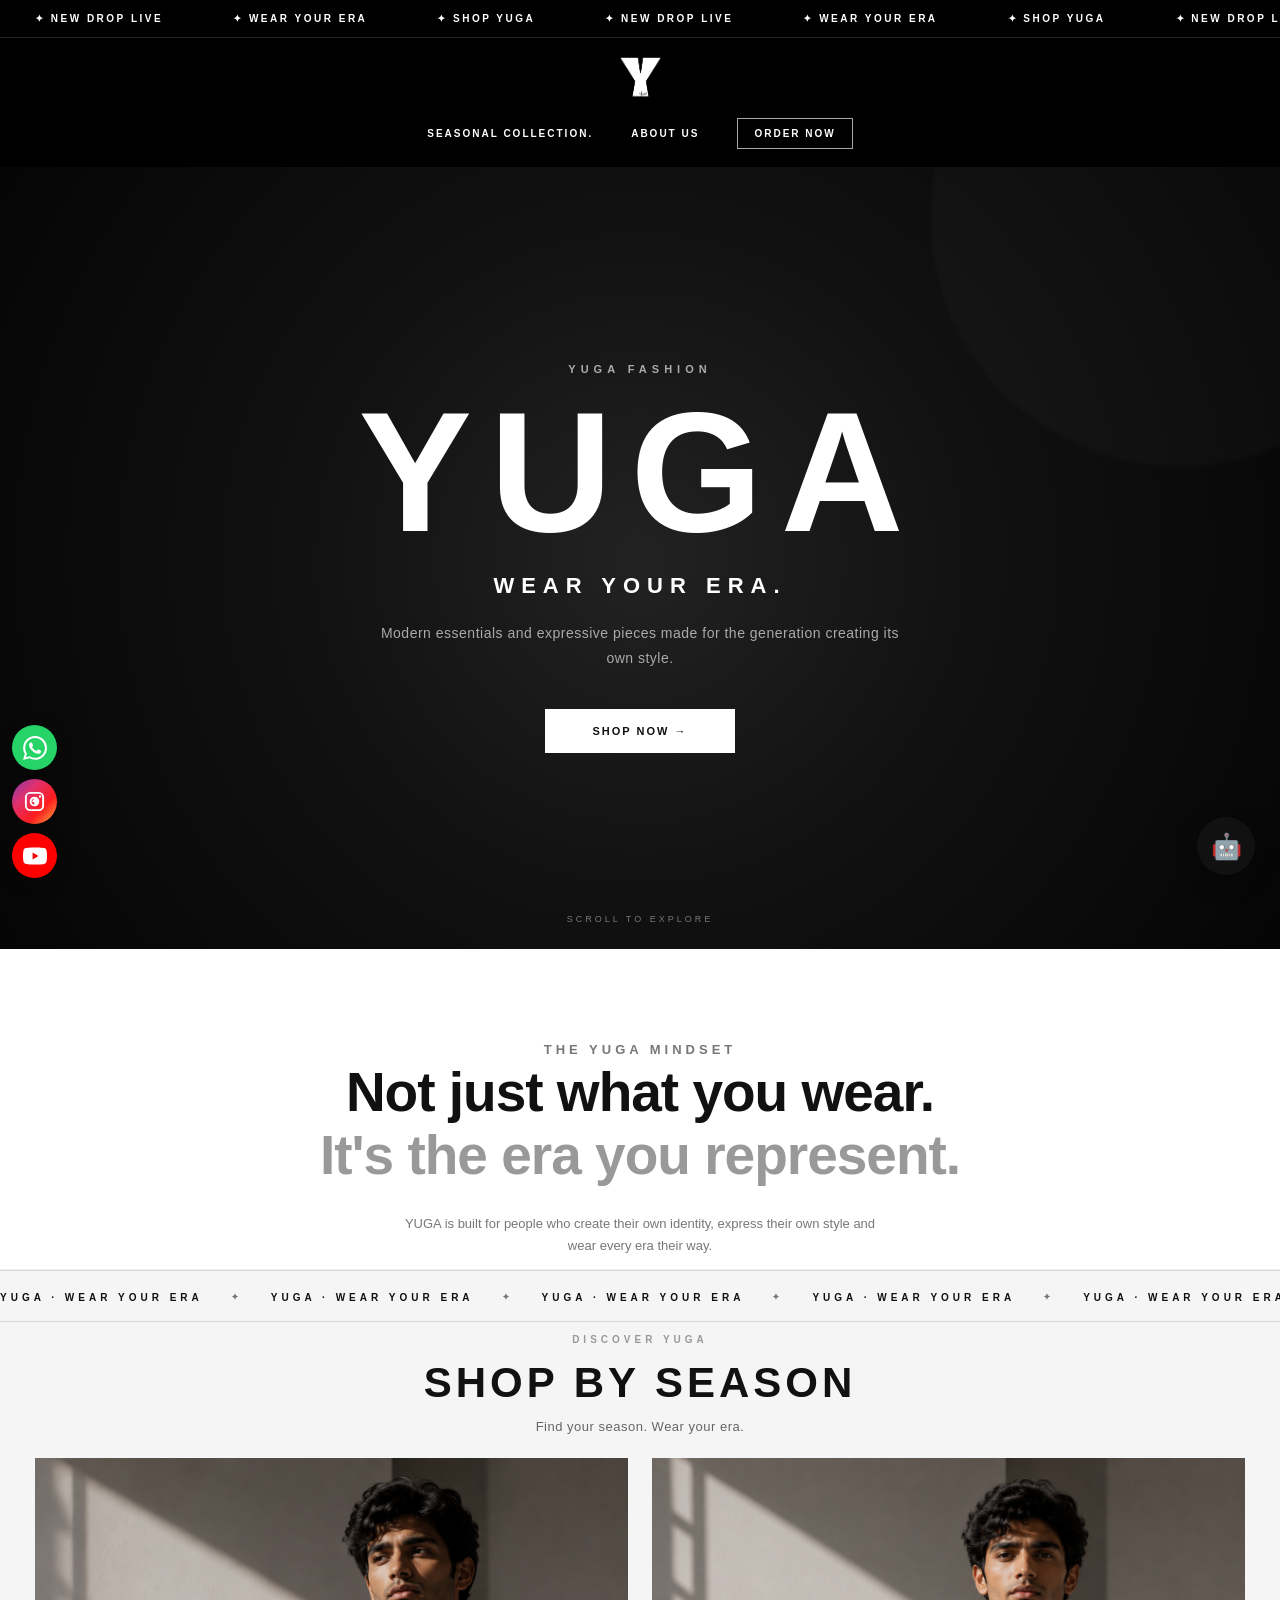
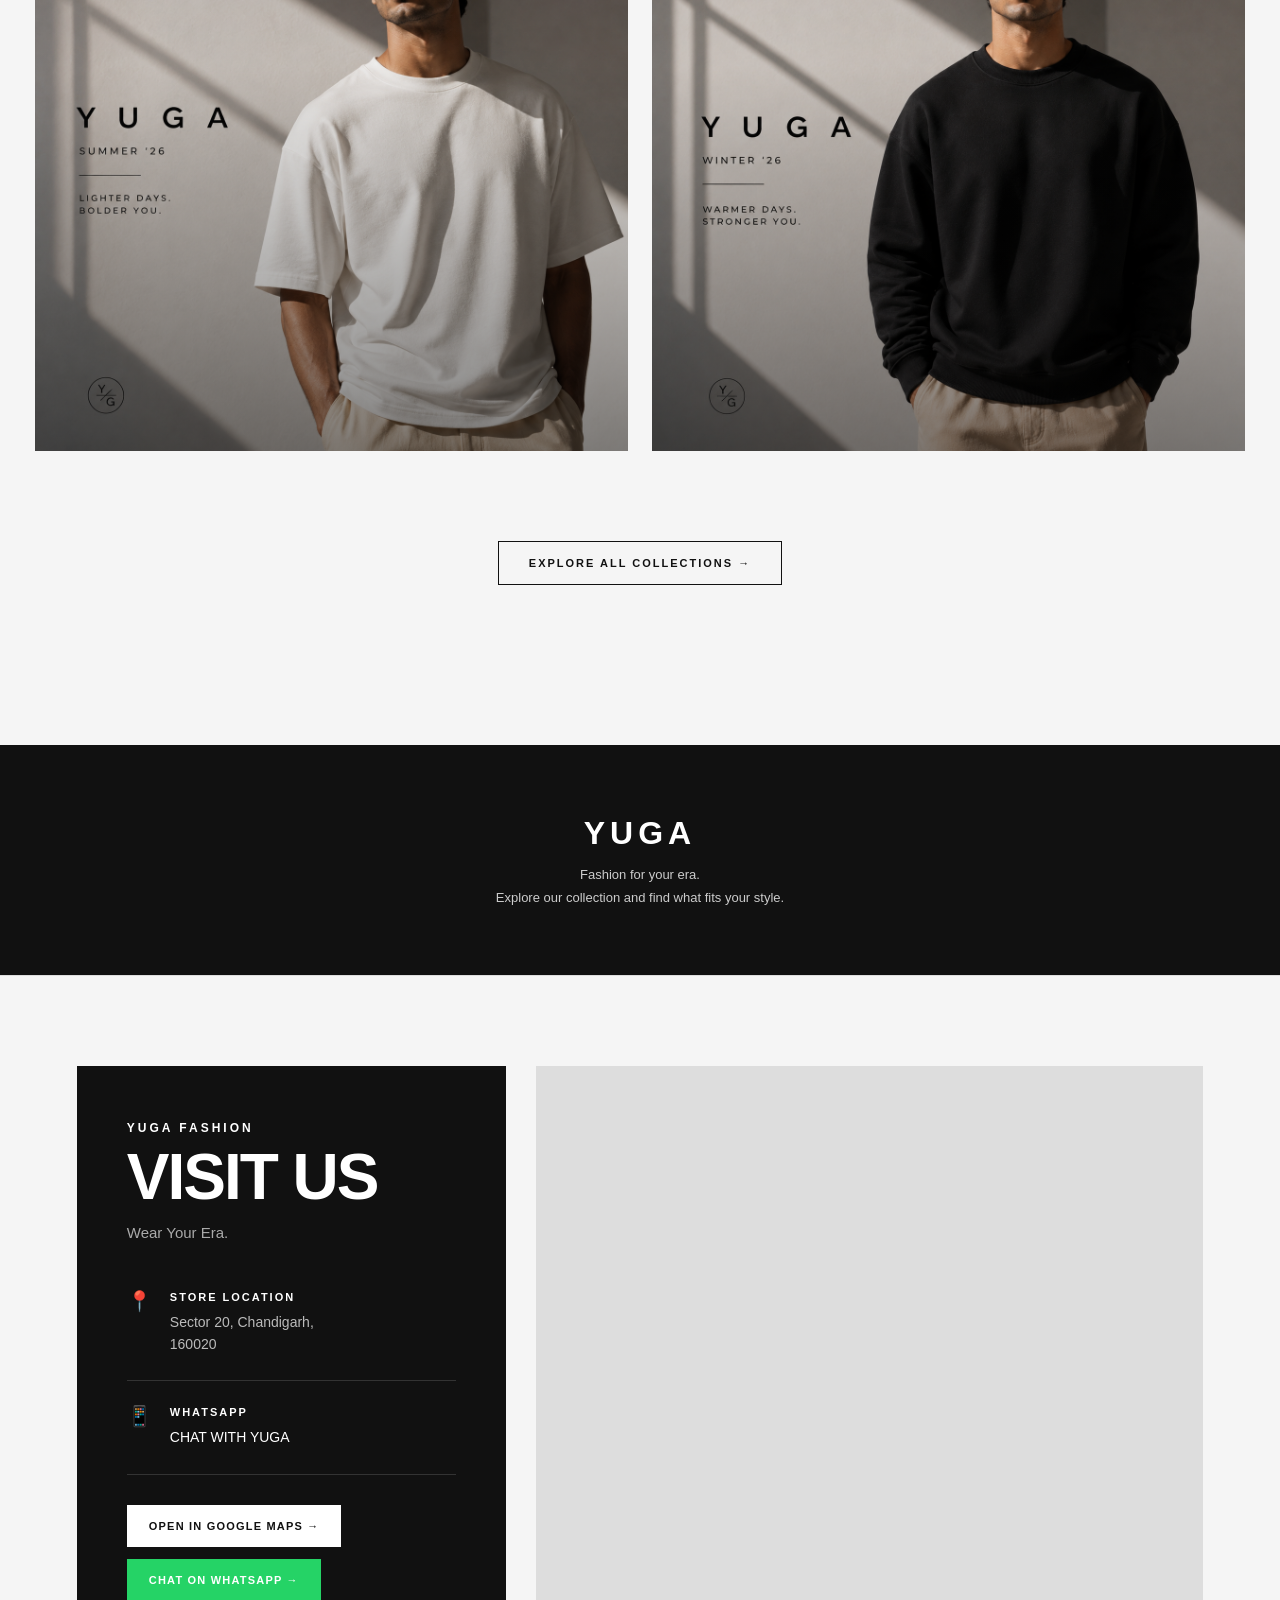
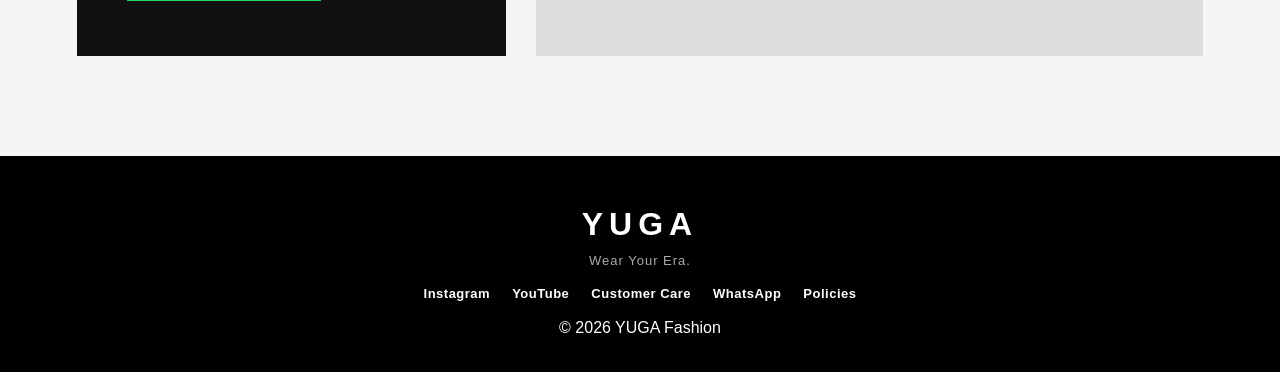
<file: index.html>
<!DOCTYPE html>
<html lang="en">

<head>

    <meta charset="UTF-8">

    <meta
        name="viewport"
        content="width=device-width, initial-scale=1.0"
    >

    <title>YUGA Fashion | Wear Your Era</title>

    <link
        rel="icon"
        type="image/png"
        href="Y Falvion.png"
    >

    <link
        rel="stylesheet"
        href="style.css"
    >

    <style>

        /* =====================================================
           INDEX PAGE ONLY - MOBILE + COLLECTION FIXES
        ====================================================== */

        .announcement-track {
            flex-shrink: 0;
        }


        /* =====================================================
           HERO MOBILE FIX
        ====================================================== */

        .hero-premium h1 {
            max-width: 100%;
            overflow: visible;
        }


        /* =====================================================
           YUGA TOP NAVIGATION
        ====================================================== */

        .yuga-main-nav {

            display: flex;

            align-items: center;

            justify-content: center;

            gap: 38px;

            padding: 0 20px 18px;

            background: #000;

        }


        .yuga-main-nav a {

            color: #fff;

            text-decoration: none;

            font-size: 10px;

            font-weight: 700;

            letter-spacing: 2px;

            text-transform: uppercase;

            position: relative;

            transition:
                opacity 0.25s ease,
                transform 0.25s ease;

        }


        .yuga-main-nav a::after {

            content: "";

            position: absolute;

            left: 0;

            bottom: -6px;

            width: 0;

            height: 1px;

            background: #fff;

            transition:
                width 0.25s ease;

        }


        .yuga-main-nav a:hover {

            opacity: 0.7;

            transform: translateY(-1px);

        }


        .yuga-main-nav a:hover::after {

            width: 100%;

        }


        .yuga-main-nav .nav-order {

            padding:
                9px 16px;

            border:
                1px solid rgba(255,255,255,0.65);

        }


        .yuga-main-nav .nav-order::after {

            display: none;

        }


        .yuga-main-nav .nav-order:hover {

            background: #fff;

            color: #000;

            opacity: 1;

        }


        /* =====================================================
           HERO MOBILE FIX
        ====================================================== */

        @media (max-width: 800px) {

            .hero-premium {

                min-height:
                    calc(100svh - 145px);

                padding:
                    60px 15px 80px;

            }

            .hero-premium-content {

                width: 100%;

                max-width: 100%;

            }

            .hero-premium h1 {

                font-size:
                    clamp(58px, 19vw, 100px);

                letter-spacing:
                    clamp(3px, 2vw, 9px);

                line-height: 0.9;

                white-space: nowrap;

            }

            .hero-tagline {

                letter-spacing: 3px;

            }

            .hero-description {

                max-width: 500px;

                padding: 0 10px;

            }


            /* =================================================
               MOBILE NAV - INCREASED SIZE
            ================================================== */

            .yuga-main-nav {

                gap: 18px;

                padding:
                    0 12px 16px;

                flex-wrap: wrap;

            }


            .yuga-main-nav a {

                font-size: 10px;

                letter-spacing: 1.4px;

                white-space: nowrap;

            }


            .yuga-main-nav .nav-order {

                padding:
                    8px 12px;

            }

        }


        /* =====================================================
           SMALLER PHONES
        ====================================================== */

        @media (max-width: 500px) {

            .hero-premium {

                min-height:
                    calc(100svh - 140px);

                padding:
                    50px 15px 75px;

            }

            .hero-premium h1 {

                font-size:
                    clamp(52px, 18vw, 72px);

                letter-spacing: 4px;

                line-height: 0.95;

            }

            .hero-eyebrow {

                font-size: 8px;

                letter-spacing: 3px;

                margin-bottom: 18px;

            }

            .hero-tagline {

                font-size: 11px;

                letter-spacing: 2.5px;

                margin-top: 22px;

            }

            .hero-description {

                font-size: 11px;

                line-height: 1.7;

                max-width: 320px;

                margin-top: 17px;

            }

            .hero-shop-button {

                width: 100%;

                max-width: 270px;

                margin-top: 28px;

            }

            .hero-scroll {

                bottom: 18px;

                font-size: 8px;

                letter-spacing: 2px;

            }


            /* =================================================
               SMALL MOBILE NAV - BIGGER + READABLE
            ================================================== */

            .yuga-main-nav {

                gap: 13px;

                padding:
                    0 8px 14px;

                flex-wrap: wrap;

            }


            .yuga-main-nav a {

                font-size: 9px;

                letter-spacing: 1px;

                font-weight: 800;

            }


            .yuga-main-nav .nav-order {

                padding:
                    7px 10px;

                font-size: 9px;

            }

        }


        /* =====================================================
           VERY SMALL PHONES
        ====================================================== */

        @media (max-width: 380px) {

            .hero-premium h1 {

                font-size: 50px;

                letter-spacing: 3px;

            }

            .hero-tagline {

                font-size: 10px;

                letter-spacing: 2px;

            }


            /* KEEP NAV READABLE ON VERY SMALL PHONES */

            .yuga-main-nav {

                gap: 9px;

                padding:
                    0 6px 12px;

            }

            .yuga-main-nav a {

                font-size: 8px;

                letter-spacing: 0.7px;

                font-weight: 800;

            }

            .yuga-main-nav .nav-order {

                padding:
                    6px 8px;

                font-size: 8px;

            }

        }


        /* =====================================================
           FLOATING SOCIAL BUTTONS
        ====================================================== */

        .floating-social {

            position: fixed;

            left: 12px;

            bottom: 22px;

            display: flex;

            flex-direction: column;

            gap: 9px;

            z-index: 9998;

        }


        .floating-social-link {

            width: 45px;

            height: 45px;

            border-radius: 50%;

            display: flex;

            align-items: center;

            justify-content: center;

            text-decoration: none;

            box-shadow:
                0 5px 18px rgba(0, 0, 0, 0.28);

            transition:
                transform 0.25s ease,
                box-shadow 0.25s ease;

            -webkit-tap-highlight-color: transparent;

        }


        /* =====================================================
           WHATSAPP
        ====================================================== */

        .whatsapp-float {

            background: #25D366;

        }


        .whatsapp-float svg {

            width: 24px;

            height: 24px;

            fill: white;

        }


        /* =====================================================
           INSTAGRAM
        ====================================================== */

        .instagram-float {

            background:
                linear-gradient(
                    135deg,
                    #833AB4,
                    #E1306C,
                    #FD1D1D,
                    #FCAF45
                );

        }


        .instagram-float svg {

            width: 23px;

            height: 23px;

            fill: white;

        }


        /* =====================================================
           YOUTUBE
        ====================================================== */

        .youtube-float {

            background: #FF0000;

        }


        .youtube-float svg {

            width: 24px;

            height: 24px;

            fill: white;

        }


        /* =====================================================
           HOVER
        ====================================================== */

        .floating-social-link:hover {

            transform: scale(1.12);

            box-shadow:
                0 8px 24px rgba(0, 0, 0, 0.35);

        }


        /* =====================================================
           MOBILE SIZE
        ====================================================== */

        @media (max-width: 550px) {

            .floating-social {

                left: 10px;

                bottom: 18px;

                gap: 8px;

            }

            .floating-social-link {

                width: 42px;

                height: 42px;

            }

            .whatsapp-float svg {

                width: 22px;

                height: 22px;

            }

            .instagram-float svg {

                width: 21px;

                height: 21px;

            }

            .youtube-float svg {

                width: 22px;

                height: 22px;

            }

        }


        /* =====================================================
           VERY SMALL PHONES
        ====================================================== */

        @media (max-width: 380px) {

            .floating-social {

                left: 8px;

                bottom: 15px;

            }

            .floating-social-link {

                width: 38px;

                height: 38px;

            }

            .whatsapp-float svg {

                width: 20px;

                height: 20px;

            }

            .instagram-float svg {

                width: 19px;

                height: 19px;

            }

            .youtube-float svg {

                width: 20px;

                height: 20px;

            }

        }


        /* =====================================================
           COLLECTION LAYOUT
        ====================================================== */

        .collection-showcase {

            display: grid !important;

            grid-template-columns:
                repeat(2, minmax(0, 1fr)) !important;

            gap: 24px !important;

            width: 100%;

            max-width: 1500px;

            margin: 0 auto;

        }


        /* =====================================================
           COLLECTION PANELS
           IMPORTANT:
           HEIGHT IS AUTO SO THE ORIGINAL IMAGE RATIO
           IS ALWAYS PRESERVED.
        ====================================================== */

        .collection-showcase .collection-panel {

            position: relative;

            width: 100%;

            height: auto !important;

            min-height: 0 !important;

            overflow: hidden;

            display: block;

            text-decoration: none;

            color: #fff;

        }


        /* =====================================================
           SEASON IMAGES
           SHOW ENTIRE IMAGE — NO CROPPING
        ====================================================== */

        .collection-showcase
        .collection-panel
        .collection-image {

            width: 100% !important;

            height: auto !important;

            min-height: 0 !important;

            max-height: none !important;

            object-fit: contain !important;

            object-position: center center !important;

            display: block;

            transition:
                filter 0.5s ease;

        }


        /* =====================================================
           DO NOT ZOOM SEASON ARTWORK
           Prevents embedded text/artwork from being cut.
        ====================================================== */

        .collection-showcase
        .collection-panel:hover
        .collection-image {

            transform: none !important;

        }


        /* =====================================================
           TABLET
        ====================================================== */

        @media (max-width: 1100px) {

            .collection-showcase {

                grid-template-columns:
                    repeat(2, minmax(0, 1fr)) !important;

            }

            .collection-showcase
            .collection-panel {

                height: auto !important;

                min-height: 0 !important;

            }

        }


        /* =====================================================
           MOBILE
        ====================================================== */

        @media (max-width: 650px) {

            .collection-showcase {

                grid-template-columns: 1fr !important;

                gap: 16px !important;

            }

            .collection-showcase
            .collection-panel {

                height: auto !important;

                min-height: 0 !important;

            }

            .collection-showcase
            .collection-panel
            .collection-image {

                width: 100% !important;

                height: auto !important;

                min-height: 0 !important;

                object-fit: contain !important;

            }

        }


        /* =====================================================
           SMALL MOBILE COLLECTIONS
        ====================================================== */

        @media (max-width: 450px) {

            .collection-showcase
            .collection-panel {

                height: auto !important;

                min-height: 0 !important;

            }

            .collection-showcase
            .collection-panel
            .collection-image {

                width: 100% !important;

                height: auto !important;

            }

        }


        /* =====================================================
           TOUCH EFFECT
           No image zoom — artwork remains fully visible.
        ====================================================== */

        .collection-panel.touch-active
        .collection-image {

            transform: none !important;

        }


        /* =====================================================
           YUGA SEA WAVE CURSOR
        ====================================================== */

        #yugaWaveCanvas {

            position: fixed;

            inset: 0;

            width: 100%;

            height: 100%;

            pointer-events: none;

            z-index: 9996;

        }


        /* =====================================================
           REDUCED MOTION
        ====================================================== */

        @media (prefers-reduced-motion: reduce) {

            #yugaWaveCanvas {

                display: none;

            }

        }


        /* =====================================================
           TIGHTER MINDSET / COLLECTION FLOW
        ====================================================== */

        .brand-statement {

            min-height: auto !important;

            height: auto !important;

            padding-top: 65px !important;

            padding-bottom: 12px !important;

            margin-top: 0 !important;

            margin-bottom: 0 !important;

        }


        .collections-section {

            padding-top: 0 !important;

            margin-top: 0 !important;

        }


        /* =====================================================
           COLLECTION SPACING FIX
        ====================================================== */

        .collections-section {

            padding-top: 0 !important;

            margin-top: 0 !important;

            padding-bottom: 60px !important;

        }


        .brand-statement {

            margin-bottom: 0 !important;

            padding-bottom: 12px !important;

        }


        .yuga-marquee {

            margin-top: 0 !important;

            margin-bottom: 12px !important;

        }


        .collections-section .collection-heading {

            margin-top: 0 !important;

            margin-bottom: 24px !important;

            padding-top: 0 !important;

            padding-bottom: 0 !important;

        }


        /* =====================================================
           SEASON COLLECTION — 2 LARGE CARDS
           IMAGE HEIGHT IS AUTOMATIC.
        ====================================================== */

        .collection-showcase {

            display: grid !important;

            grid-template-columns:
                repeat(2, minmax(0, 1fr)) !important;

            gap: 24px !important;

            width: 100%;

            max-width: 1500px;

            margin: 0 auto;

        }


        .collection-showcase .collection-panel {

            position: relative;

            width: 100%;

            height: auto !important;

            min-height: 0 !important;

            overflow: hidden;

            display: block;

            text-decoration: none;

            color: #fff;

        }


        .collection-showcase .collection-panel .collection-image {

            width: 100% !important;

            height: auto !important;

            min-height: 0 !important;

            max-height: none !important;

            object-fit: contain !important;

            object-position: center center !important;

            display: block;

            transition:
                filter 0.5s ease;

        }


        .collection-showcase .collection-panel:hover .collection-image {

            transform: none !important;

        }


        .seasonal-panel {

            border: 0;

            padding: 0;

            font: inherit;

            cursor: pointer;

            text-align: inherit;

            appearance: none;

            -webkit-appearance: none;

            background: transparent;

        }


        .seasonal-panel .seasonal-overlay {

            background:
                linear-gradient(
                    to top,
                    rgba(0,0,0,0.78) 0%,
                    rgba(0,0,0,0.25) 45%,
                    rgba(0,0,0,0.02) 100%
                );

        }


        .seasonal-panel .collection-overlay h3 {

            font-size:
                clamp(42px, 5vw, 76px);

            letter-spacing: 5px;

        }


        .seasonal-panel .collection-overlay p {

            font-size: 11px;

            letter-spacing: 3px;

        }


        @media (max-width: 800px) {

            .collection-showcase {

                grid-template-columns: 1fr !important;

                gap: 18px !important;

            }


            .collection-showcase .collection-panel {

                height: auto !important;

                min-height: 0 !important;

            }


            .collection-showcase
            .collection-panel
            .collection-image {

                width: 100% !important;

                height: auto !important;

                min-height: 0 !important;

                object-fit: contain !important;

            }


            .seasonal-panel .collection-overlay h3 {

                font-size:
                    clamp(40px, 13vw, 64px);

            }

        }


        @media (max-width: 450px) {

            .collection-showcase .collection-panel {

                height: auto !important;

                min-height: 0 !important;

            }


            .collection-showcase
            .collection-panel
            .collection-image {

                width: 100% !important;

                height: auto !important;

            }

        }


        /* =====================================================
           YUGA PREMIUM MOTION SYSTEM
        ====================================================== */

        .hero-premium-content {

            opacity: 0;

            animation:
                yugaHeroIn
                1.2s
                cubic-bezier(.16,1,.3,1)
                .12s
                forwards;

        }


        .hero-premium::before {

            animation:
                yugaHeroImage
                12s
                ease-out
                both;

        }


        .hero-scroll {

            animation:
                yugaScrollPulse
                2.2s
                ease-in-out
                1.4s
                infinite;

        }


        @keyframes yugaHeroIn {

            from {

                opacity: 0;

                transform:
                    translateY(35px);

                filter:
                    blur(8px);

            }

            to {

                opacity: 1;

                transform:
                    translateY(0);

                filter:
                    blur(0);

            }

        }


        @keyframes yugaHeroImage {

            from {

                transform:
                    scale(1.08);

            }

            to {

                transform:
                    scale(1);

            }

        }


        @keyframes yugaScrollPulse {

            0%, 100% {

                opacity: .45;

                transform:
                    translateY(0);

            }

            50% {

                opacity: 1;

                transform:
                    translateY(5px);

            }

        }


        /* =====================================================
           PREMIUM SCROLL REVEALS
        ====================================================== */

        .reveal {

            transition:
                opacity .9s ease,
                transform .9s cubic-bezier(.16,1,.3,1),
                filter .9s ease;

            transform:
                translateY(34px);

            filter:
                blur(4px);

        }


        .reveal.visible {

            transform:
                translateY(0);

            filter:
                blur(0);

        }


        .collection-showcase .collection-panel {

            transition:
                transform .55s cubic-bezier(.16,1,.3,1),
                box-shadow .55s ease;

        }


        .collection-showcase .collection-panel:hover {

            transform:
                translateY(-6px);

            box-shadow:
                0 24px 60px rgba(0,0,0,.22);

        }


        /* IMPORTANT:
           Keep image itself at normal size. */

        .collection-showcase
        .collection-panel:hover
        .collection-image {

            transform:
                none !important;

        }


        .seasonal-panel .collection-overlay {

            transition:
                background .5s ease;

        }


        .seasonal-panel .collection-overlay h3,
        .seasonal-panel .collection-overlay p,
        .seasonal-panel .collection-explore {

            transition:
                transform .55s cubic-bezier(.16,1,.3,1),
                opacity .45s ease;

        }


        .seasonal-panel .collection-overlay h3 {

            transform:
                translateY(12px);

        }


        .seasonal-panel .collection-overlay p {

            transform:
                translateY(10px);

            opacity: .75;

        }


        .seasonal-panel .collection-explore {

            transform:
                translateY(14px);

            opacity: 0;

        }


        .seasonal-panel:hover .collection-overlay h3,
        .seasonal-panel:hover .collection-overlay p,
        .seasonal-panel:hover .collection-explore {

            transform:
                translateY(0);

        }


        .seasonal-panel:hover .collection-explore {

            opacity: 1;

        }


        /* =====================================================
           MOVING BRAND STRIP
        ====================================================== */

        .yuga-marquee {

            overflow: hidden;

            width: 100%;

            border-top:
                1px solid rgba(0,0,0,.12);

            border-bottom:
                1px solid rgba(0,0,0,.12);

            margin:
                15px 0 55px;

            padding:
                16px 0;

            white-space:
                nowrap;

        }


        .yuga-marquee-track {

            display:
                inline-flex;

            align-items:
                center;

            width:
                max-content;

            animation:
                yugaMarquee
                22s
                linear
                infinite;

        }


        .yuga-marquee span {

            display:
                inline-flex;

            align-items:
                center;

            gap:
                28px;

            padding-right:
                28px;

            font-size:
                10px;

            font-weight:
                700;

            letter-spacing:
                4px;

            text-transform:
                uppercase;

        }


        .yuga-marquee span::after {

            content:
                '✦';

            font-size:
                9px;

            opacity:
                .55;

        }


        @keyframes yugaMarquee {

            from {

                transform:
                    translateX(0);

            }

            to {

                transform:
                    translateX(-50%);

            }

        }


        /* =====================================================
           SMOOTH INTERNAL-PAGE TRANSITION
        ====================================================== */

        body.yuga-page-leaving {

            animation:
                yugaPageOut
                .42s
                ease
                forwards;

            pointer-events:
                none;

        }


        @keyframes yugaPageOut {

            from {

                opacity:
                    1;

                transform:
                    translateY(0);

            }

            to {

                opacity:
                    0;

                transform:
                    translateY(-10px);

            }

        }


        @media (max-width: 800px) {

            .brand-statement {

                min-height:
                    auto !important;

                padding-top:
                    48px !important;

                padding-bottom:
                    10px !important;

            }

        }


        /* =====================================================
           MOBILE ANIMATION TUNING
        ====================================================== */

        @media (max-width: 800px) {

            .hero-premium-content {

                animation-duration:
                    1s;

            }


            .yuga-marquee {

                margin:
                    10px 0 35px;

                padding:
                    13px 0;

            }


            .yuga-marquee span {

                font-size:
                    9px;

                letter-spacing:
                    3px;

                padding-right:
                    22px;

            }


            /* Keep collection card itself responsive */

            .collection-showcase
            .collection-panel:hover {

                transform:
                    none;

                box-shadow:
                    none;

            }


            .collection-showcase
            .collection-panel.touch-active {

                transform:
                    translateY(-3px);

                box-shadow:
                    0 18px 40px rgba(0,0,0,.18);

            }


            /* DO NOT ZOOM IMAGE ON TOUCH */

            .collection-showcase
            .collection-panel.touch-active
            .collection-image {

                transform:
                    none !important;

            }


            .seasonal-panel:active .collection-overlay h3,
            .seasonal-panel:active .collection-overlay p,
            .seasonal-panel:active .collection-explore,
            .seasonal-panel.touch-active .collection-overlay h3,
            .seasonal-panel.touch-active .collection-overlay p,
            .seasonal-panel.touch-active .collection-explore {

                transform:
                    translateY(0);

            }


            .seasonal-panel.touch-active
            .collection-explore {

                opacity:
                    1;

            }

        }


        /* =====================================================
           REDUCED MOTION
        ====================================================== */

        @media (prefers-reduced-motion: reduce) {

            .hero-premium-content,
            .hero-premium::before,
            .hero-scroll,
            .yuga-marquee-track {

                animation:
                    none !important;

            }


            .hero-premium-content {

                opacity:
                    1;

            }


            .reveal {

                transition:
                    none !important;

                transform:
                    none;

                filter:
                    none;

            }


            .collection-showcase
            .collection-panel,
            .collection-showcase
            .collection-panel:hover,
            .collection-showcase
            .collection-panel:hover
            .collection-image {

                transform:
                    none !important;

                transition:
                    none !important;

            }

        }


    </style>

</head>


<body>


    <!-- =========================================================
         YUGA SEA WAVE CANVAS
    ========================================================== -->

    <canvas id="yugaWaveCanvas"></canvas>


    <!-- =========================================================
         MOVING ANNOUNCEMENT BAR
    ========================================================== -->

    <div class="yuga-announcement">

        <div class="announcement-track">

            <span>✦ NEW DROP LIVE</span>

            <span>✦ WEAR YOUR ERA</span>

            <span>✦ SHOP YUGA</span>

            <span>✦ NEW DROP LIVE</span>

            <span>✦ WEAR YOUR ERA</span>

            <span>✦ SHOP YUGA</span>

            <span>✦ NEW DROP LIVE</span>

            <span>✦ WEAR YOUR ERA</span>

            <span>✦ SHOP YUGA</span>

            <span>✦ NEW DROP LIVE</span>

            <span>✦ WEAR YOUR ERA</span>

            <span>✦ SHOP YUGA</span>

        </div>

    </div>


    <!-- =========================================================
         HEADER
    ========================================================== -->

    <header>

        <a href="index.html">

            <img
                src="Logo.png"
                alt="YUGA Fashion"
            >

        </a>

    </header>


    <!-- =========================================================
         MAIN NAVIGATION
    ========================================================== -->

    <nav
        class="yuga-main-nav"
        aria-label="Main navigation"
    >

        <a href="#collections">
            Seasonal Collection.
        </a>


        <a href="About us.html">
            About Us
        </a>


        <a
            href="https://wa.me/917888759939"
            target="_blank"
            rel="noopener noreferrer"
            class="nav-order"
        >
            Order Now
        </a>

    </nav>


    <!-- =========================================================
         PREMIUM HERO
    ========================================================== -->

    <section class="hero-premium">

        <div class="hero-premium-content">

            <p class="hero-eyebrow">
                YUGA FASHION
            </p>


            <h1>
                YUGA
            </h1>


            <p class="hero-tagline">
                WEAR YOUR ERA.
            </p>


            <p class="hero-description">
                Modern essentials and expressive pieces
                made for the generation creating its own style.
            </p>


            <a
                href="#collections"
                class="hero-shop-button"
            >
                SHOP NOW →
            </a>

        </div>


        <div class="hero-scroll">
            SCROLL TO EXPLORE
        </div>

    </section>


    <!-- =========================================================
         BRAND STATEMENT
    ========================================================== -->

    <section class="brand-statement reveal">

        <p class="statement-small">
            THE YUGA MINDSET
        </p>


        <h2>

            Not just what you wear.

            <br>

            <span>
                It's the era you represent.
            </span>

        </h2>


        <p>

            YUGA is built for people who create their own identity,
            express their own style and wear every era their way.

        </p>

    </section>


    <!-- =========================================================
         YUGA MOTION MARQUEE
    ========================================================== -->

    <div
        class="yuga-marquee"
        aria-hidden="true"
    >

        <div class="yuga-marquee-track">

            <span>
                YUGA · WEAR YOUR ERA
            </span>

            <span>
                YUGA · WEAR YOUR ERA
            </span>

            <span>
                YUGA · WEAR YOUR ERA
            </span>

            <span>
                YUGA · WEAR YOUR ERA
            </span>

            <span>
                YUGA · WEAR YOUR ERA
            </span>

            <span>
                YUGA · WEAR YOUR ERA
            </span>

            <span>
                YUGA · WEAR YOUR ERA
            </span>

            <span>
                YUGA · WEAR YOUR ERA
            </span>

        </div>

    </div>


    <!-- =========================================================
         COLLECTIONS
    ========================================================== -->

    <section
        class="collections-section"
        id="collections"
    >


        <div class="collection-heading reveal">

            <p class="eyebrow">
                DISCOVER YUGA
            </p>


            <h2>
                SHOP BY SEASON
            </h2>


            <p>
                Find your season. Wear your era.
            </p>

        </div>


        <div class="collection-showcase">


            <!-- =================================================
                 SUMMER
                 Corrected to point to actual Summer products.
            ================================================== -->

            <a
                href="summer.html"
                class="collection-panel reveal seasonal-panel"
            >

                <img
                    src="YUGA H1.png"
                    alt="YUGA Summer Collection"
                    class="collection-image"
                >


                <div class="collection-overlay seasonal-overlay">

                    <img
                        src="Logo.png"
                        alt="YUGA"
                        class="logo"
                    >


                    <h3>
                        SUMMER '26
                    </h3>


                    <p>
                        Plain · Polo · Printed
                    </p>


                    <span class="collection-explore">
                        Explore Summer →
                    </span>

                </div>

            </a>


            <!-- =================================================
                 WINTER
            ================================================== -->

            <a
                href="winter.html"
                class="collection-panel reveal seasonal-panel winter-trigger"
                aria-label="Explore YUGA Winter '26 collection"
            >

                <img
                    src="YUGA H22.png"
                    alt="YUGA Winter Collection"
                    class="collection-image"
                >


                <div class="collection-overlay seasonal-overlay">

                    <img
                        src="Logo.png"
                        alt="YUGA"
                        class="logo"
                    >


                    <h3>
                        WINTER '26
                    </h3>


                    <p>
                        Your winter era is coming.
                    </p>


                    <span class="collection-explore">
                        Explore Winter →
                    </span>

                </div>

            </a>

        </div>


        <!-- =====================================================
             SHOP ALL
        ====================================================== -->

        <div class="shop-all-section reveal">

            <a
                href="#collections"
                class="shop-all-button"
            >
                EXPLORE ALL COLLECTIONS →
            </a>

        </div>

    </section>


    <!-- =========================================================
         ABOUT YUGA
    ========================================================== -->

    <section
        class="about-yuga reveal"
        id="about-yuga"
    >

        <h2>
            YUGA
        </h2>


        <p>
            Fashion for your era.
        </p>


        <p>
            Explore our collection and find what fits your style.
        </p>

    </section>


    <!-- =========================================================
         CONTACT & STORE
    ========================================================== -->

    <section class="yuga-contact">

        <div class="contact-container">


            <div class="contact-info reveal">

                <p class="contact-label">
                    YUGA FASHION
                </p>


                <h2>
                    VISIT US
                </h2>


                <p class="contact-tagline">
                    Wear Your Era.
                </p>


                <div class="contact-details">


                    <!-- STORE LOCATION -->

                    <div class="contact-item">

                        <span>
                            📍
                        </span>


                        <div>

                            <strong>
                                STORE LOCATION
                            </strong>


                            <p>
                                Sector 20, Chandigarh,<br>
                                160020
                            </p>

                        </div>

                    </div>


                    <!-- WHATSAPP -->

                    <div class="contact-item">

                        <span>
                            📱
                        </span>


                        <div>

                            <strong>
                                WHATSAPP
                            </strong>


                            <p>

                                <a
                                    href="https://wa.me/917888759939"
                                    target="_blank"
                                    rel="noopener noreferrer"
                                    class="whatsapp-link"
                                >
                                    CHAT WITH YUGA
                                </a>

                            </p>

                        </div>

                    </div>


                </div>


                <!-- GOOGLE MAP BUTTON -->

                <a
                    href="https://maps.app.goo.gl/DiNDMBHSDeVYcHna7"
                    target="_blank"
                    rel="noopener noreferrer"
                    class="map-button"
                >
                    OPEN IN GOOGLE MAPS →
                </a>


                <!-- WHATSAPP BUTTON -->

                <a
                    href="https://wa.me/917888759939"
                    target="_blank"
                    rel="noopener noreferrer"
                    class="whatsapp-button"
                >
                    CHAT ON WHATSAPP →
                </a>

            </div>


            <!-- GOOGLE MAP -->

            <div class="map-container reveal">

                <iframe
                    src="https://www.google.com/maps?q=Sector%2020%2C%20Chandigarh%2C%20160020&output=embed"
                    loading="lazy"
                    allowfullscreen
                    referrerpolicy="no-referrer-when-downgrade">
                </iframe>

            </div>

        </div>

    </section>


    <!-- =========================================================
         FOOTER
    ========================================================== -->

    <footer>

        <h2>
            YUGA
        </h2>


        <p class="footer-tagline">
            Wear Your Era.
        </p>


        <div class="footer-social">


            <a
                href="https://www.instagram.com/yugafashionindia/"
                target="_blank"
                rel="noopener noreferrer"
                class="footer-link"
            >
                Instagram
            </a>


            <a
                href="https://www.youtube.com/@YUGAFashionIndia"
                target="_blank"
                rel="noopener noreferrer"
                class="footer-link"
            >
                YouTube
            </a>


            <a
                href="mailto:yugafashiononline@gmail.com"
                class="footer-link"
            >
                Customer Care
            </a>


            <a
                href="https://wa.me/917888759939"
                target="_blank"
                rel="noopener noreferrer"
                class="footer-link"
            >
                WhatsApp
            </a>


            <a
                href="policies.html"
                class="footer-link"
            >
                Policies
            </a>

        </div>


        <p class="footer-copy">
            © 2026 YUGA Fashion
        </p>

    </footer>


    <!-- =========================================================
         FLOATING SOCIAL ICONS
    ========================================================== -->

    <div class="floating-social">


        <!-- WHATSAPP -->

        <a
            href="https://wa.me/917888759939"
            target="_blank"
            rel="noopener noreferrer"
            class="floating-social-link whatsapp-float"
            aria-label="Chat with YUGA on WhatsApp"
            title="WhatsApp"
        >

            <svg
                viewBox="0 0 24 24"
                xmlns="http://www.w3.org/2000/svg"
                aria-hidden="true"
            >

                <path d="M20.52 3.48A11.86 11.86 0 0 0 12.07 0C5.51 0 .17 5.34.17 11.9c0 2.1.55 4.15 1.59 5.96L.1 24l6.3-1.64a11.9 11.9 0 0 0 5.67 1.44h.01c6.56 0 11.9-5.34 11.9-11.9 0-3.18-1.24-6.17-3.46-8.42ZM12.08 21.8h-.01a9.86 9.86 0 0 1-5.03-1.38l-.36-.21-3.74.98 1-3.65-.23-.37a9.86 9.86 0 0 1-1.51-5.27C2.2 6.45 6.63 2.02 12.08 2.02c2.64 0 5.12 1.03 6.98 2.9a9.82 9.82 0 0 1 2.89 6.99c0 5.45-4.43 9.89-9.87 9.89Zm5.42-7.4c-.3-.15-1.76-.87-2.03-.97-.27-.1-.47-.15-.67.15-.2.3-.77.97-.94 1.17-.17.2-.35.22-.65.07-.3-.15-1.26-.46-2.4-1.46-.89-.79-1.49-1.76-1.66-2.06-.17-.3-.02-.46.13-.61.14-.14.3-.35.45-.52.15-.17.2-.3.3-.5.1-.2.05-.37-.02-.52-.07-.15-.67-1.61-.92-2.2-.24-.58-.49-.5-.67-.51h-.57c-.2 0-.52.07-.79.37-.27.3-1.04 1.02-1.04 2.49s1.07 2.89 1.22 3.09c.15.2 2.1 3.2 5.08 4.49.71.31 1.27.49 1.7.63.71.23 1.35.2 1.86.12.57-.08 1.76-.72 2.01-1.41.25-.69.25-1.29.17-1.41-.08-.12-.27-.2-.57-.35Z"/>

            </svg>

        </a>


        <!-- INSTAGRAM -->

        <a
            href="https://www.instagram.com/yugafashionindia/"
            target="_blank"
            rel="noopener noreferrer"
            class="floating-social-link instagram-float"
            aria-label="Follow YUGA on Instagram"
            title="Instagram"
        >

            <svg
                viewBox="0 0 24 24"
                xmlns="http://www.w3.org/2000/svg"
                aria-hidden="true"
            >

                <path d="M7.5 2h9A5.5 5.5 0 0 1 22 7.5v9a5.5 5.5 0 0 1-5.5 5.5h-9A5.5 5.5 0 0 1 2 16.5v-9A5.5 5.5 0 0 1 7.5 2Zm0 2A3.5 3.5 0 0 0 4 7.5v9A3.5 3.5 0 0 0 7.5 20h9a3.5 3.5 0 0 0 3.5-3.5v-9A3.5 3.5 0 0 0 16.5 4h-9ZM17.75 5.5a1.25 1.25 0 1 1 0 2.5 1.25 1.25 0 0 1 0-2.5ZM12 7a5 5 0 1 1 0 10 5 5 0 0 1 0-10Zm0 2a3 3 0 1 0 0 6 3 3 0 0 0-3-3Z"/>

            </svg>

        </a>


        <!-- YOUTUBE -->

        <a
            href="https://www.youtube.com/@YUGAFashionIndia"
            target="_blank"
            rel="noopener noreferrer"
            class="floating-social-link youtube-float"
            aria-label="Subscribe to YUGA on YouTube"
            title="YouTube"
        >

            <svg
                viewBox="0 0 24 24"
                xmlns="http://www.w3.org/2000/svg"
                aria-hidden="true"
            >

                <path d="M23.5 6.2a3 3 0 0 0-2.11-2.12C19.52 3.5 12 3.5 12 3.5s-7.52 0-9.39.58A3 3 0 0 0 .5 6.2 31.1 31.1 0 0 0 0 12a31.1 31.1 0 0 0 .5 5.8 3 3 0 0 0 2.11 2.12c1.87.58 9.39.58 9.39.58s7.52 0 9.39-.58a3 3 0 0 0 2.11-2.12A31.1 31.1 0 0 0 24 12a31.1 31.1 0 0 0-.5-5.8ZM9.6 15.5v-7l6 3.5-6 3.5Z"/>

            </svg>

        </a>

    </div>


    <!-- =========================================================
         YUGA AI CHATBOT
    ========================================================== -->

    <button
        id="yugaChatButton"
        type="button"
        aria-label="Open YUGA AI"
        title="YUGA AI"
    >
        🤖
    </button>


    <div id="yugaChatbot">


        <!-- CHAT HEADER -->

        <div class="yuga-chat-header">

            <div>

                <strong>
                    YUGA AI
                </strong>


                <span>
                    ● Online
                </span>

            </div>


            <button
                id="yugaChatClose"
                type="button"
                aria-label="Close chatbot"
            >
                ×
            </button>

        </div>


        <!-- CHAT MESSAGES -->

        <div id="yugaChatMessages">


            <div class="yuga-message bot">

                Hey! 👋 Welcome to
                <strong>YUGA Fashion</strong>.

                <br><br>

                I'm YUGA AI. How can I help you today?

            </div>


            <!-- QUICK TOPICS -->

            <div class="yuga-quick-buttons">

                <button
                    type="button"
                    data-question="Tell me about the Summer '26 collection"
                >
                    ☀️ Summer '26
                </button>


                <button
                    type="button"
                    data-question="Tell me about the Winter '26 collection"
                >
                    ❄️ Winter '26
                </button>


                <button
                    type="button"
                    data-question="What products does YUGA offer?"
                >
                    👕 Products
                </button>


                <button
                    type="button"
                    data-question="What sizes are available?"
                >
                    📏 Sizes
                </button>


                <button
                    type="button"
                    data-question="What are your prices?"
                >
                    💰 Prices
                </button>


                <button
                    type="button"
                    data-question="How can I order from YUGA?"
                >
                    🛒 How to Order
                </button>


                <button
                    type="button"
                    data-question="Do you offer delivery and how long does it take?"
                >
                    🚚 Delivery
                </button>


                <button
                    type="button"
                    data-question="How can I contact YUGA?"
                >
                    💬 Contact YUGA
                </button>

            </div>

        </div>


        <!-- CHAT INPUT -->

        <div class="yuga-chat-input">

            <input
                type="text"
                id="yugaChatInput"
                placeholder="Ask YUGA AI..."
                autocomplete="off"
            >


            <button
                id="yugaChatSend"
                type="button"
            >
                ➤
            </button>

        </div>

    </div>


    <!-- =========================================================
         INDEX JAVASCRIPT
    ========================================================== -->

    <script>


        /* =====================================================
           SCROLL REVEAL
        ====================================================== */

        const revealElements =
            document.querySelectorAll(".reveal");


        const revealObserver =
            new IntersectionObserver(

                function(entries) {

                    entries.forEach(function(entry) {

                        if (entry.isIntersecting) {

                            entry.target.classList.add("visible");

                            revealObserver.unobserve(
                                entry.target
                            );

                        }

                    });

                },

                {
                    threshold: 0.12
                }

            );


        revealElements.forEach(function(element) {

            revealObserver.observe(element);

        });


        /* =====================================================
           INTERNAL PAGE TRANSITIONS
        ====================================================== */

        document.querySelectorAll('a[href]').forEach(function (link) {

            const href =
                link.getAttribute('href');

            if (
                !href ||
                href.startsWith('#') ||
                href.startsWith('http') ||
                href.startsWith('mailto:') ||
                href.startsWith('tel:') ||
                link.target === '_blank'
            ) return;


            link.addEventListener(
                'click',
                function (event) {

                    if (event.defaultPrevented) return;

                    event.preventDefault();

                    const destination =
                        href;

                    document.body.classList.add(
                        'yuga-page-leaving'
                    );

                    setTimeout(
                        function () {

                            window.location.href =
                                destination;

                        },
                        400
                    );

                }
            );

        });


        /* =====================================================
           MOUSE PARALLAX ON SEASON IMAGES
           Disabled for the artwork itself so nothing gets cut.
        ====================================================== */

        document.querySelectorAll('.seasonal-panel').forEach(function (panel) {

            panel.addEventListener(
                'mousemove',
                function () {

                    if (
                        window.matchMedia(
                            '(prefers-reduced-motion: reduce)'
                        ).matches
                    ) return;

                    const image =
                        panel.querySelector(
                            '.collection-image'
                        );

                    if (image) {

                        image.style.transform =
                            'none';

                    }

                }
            );


            panel.addEventListener(
                'mouseleave',
                function () {

                    const image =
                        panel.querySelector(
                            '.collection-image'
                        );

                    if (image) {

                        image.style.transform =
                            'none';

                    }

                }
            );

        });


        /* =====================================================
           MOBILE COLLECTION TOUCH
        ====================================================== */

        const collectionPanels =
            document.querySelectorAll(
                ".collection-panel"
            );


        collectionPanels.forEach(function(panel) {

            panel.addEventListener(
                "touchstart",

                function() {

                    collectionPanels.forEach(
                        function(otherPanel) {

                            if (otherPanel !== panel) {

                                otherPanel.classList.remove(
                                    "touch-active"
                                );

                            }

                        }
                    );


                    panel.classList.add(
                        "touch-active"
                    );

                },

                {
                    passive: true
                }

            );

        });


        /* =====================================================
           YUGA SEA WAVE CURSOR EFFECT
        ====================================================== */

        const canvas =
            document.getElementById(
                "yugaWaveCanvas"
            );


        const ctx =
            canvas
                ? canvas.getContext("2d")
                : null;


        const mouseSupported =
            window.matchMedia(
                "(hover: hover) and (pointer: fine)"
            ).matches;


        const touchSupported =
            window.matchMedia(
                "(hover: none) and (pointer: coarse)"
            ).matches;


        if (
            canvas &&
            ctx &&
            (mouseSupported || touchSupported) &&
            !window.matchMedia(
                "(prefers-reduced-motion: reduce)"
            ).matches
        ) {


            let width =
                window.innerWidth;


            let height =
                window.innerHeight;


            let mouseX =
                width / 2;


            let mouseY =
                height / 2;


            let targetX =
                mouseX;


            let targetY =
                mouseY;


            let lastX =
                mouseX;


            let lastY =
                mouseY;


            let mouseMoving =
                false;


            const ripples = [];


            /* =================================================
               CANVAS SIZE
            ================================================== */

            function resizeWaveCanvas() {

                const dpr =
                    Math.min(
                        window.devicePixelRatio || 1,
                        2
                    );


                width =
                    window.innerWidth;


                height =
                    window.innerHeight;


                canvas.width =
                    width * dpr;


                canvas.height =
                    height * dpr;


                canvas.style.width =
                    width + "px";


                canvas.style.height =
                    height + "px";


                ctx.setTransform(
                    dpr,
                    0,
                    0,
                    dpr,
                    0,
                    0
                );

            }


            resizeWaveCanvas();


            window.addEventListener(
                "resize",
                resizeWaveCanvas
            );


            /* =================================================
               CREATE RIPPLE
            ================================================== */

            function createRipple(
                x,
                y,
                strength = 1
            ) {

                ripples.push({

                    x: x,

                    y: y,

                    radius: 8,

                    opacity:
                        0.18 * strength,

                    width:
                        1.2 + strength,

                    speed:
                        1.8 + Math.random() * 1.4,

                    wobble:
                        Math.random() * Math.PI * 2

                });


                if (ripples.length > 18) {

                    ripples.shift();

                }

            }


            /* =================================================
               MOUSE MOVEMENT
            ================================================== */

            document.addEventListener(
                "mousemove",

                function(event) {

                    targetX =
                        event.clientX;


                    targetY =
                        event.clientY;


                    const movement =
                        Math.hypot(
                            targetX - lastX,
                            targetY - lastY
                        );


                    if (movement > 5) {

                        mouseMoving = true;


                        createRipple(
                            targetX,
                            targetY,
                            Math.min(
                                movement / 18,
                                1.6
                            )
                        );


                        lastX =
                            targetX;


                        lastY =
                            targetY;

                    }

                },

                {
                    passive: true
                }

            );


            /* =================================================
               MOBILE TOUCH DROPLETS / RIPPLE TRAIL
            ================================================== */

            if (touchSupported) {

                let lastTouchTime =
                    0;


                document.addEventListener(
                    "touchstart",

                    function(event) {

                        const touch =
                            event.touches[0];

                        if (!touch) return;


                        targetX =
                            lastX =
                                touch.clientX;


                        targetY =
                            lastY =
                                touch.clientY;


                        mouseMoving =
                            true;


                        createRipple(
                            targetX,
                            targetY,
                            1.35
                        );


                        lastTouchTime =
                            Date.now();

                    },

                    {
                        passive: true
                    }

                );


                document.addEventListener(
                    "touchmove",

                    function(event) {

                        const touch =
                            event.touches[0];

                        if (!touch) return;


                        targetX =
                            touch.clientX;


                        targetY =
                            touch.clientY;


                        const movement =
                            Math.hypot(
                                targetX - lastX,
                                targetY - lastY
                            );


                        if (
                            movement > 10 &&
                            Date.now() -
                            lastTouchTime > 35
                        ) {

                            mouseMoving =
                                true;


                            createRipple(
                                targetX,
                                targetY,
                                Math.min(
                                    movement / 22,
                                    1.45
                                )
                            );


                            lastX =
                                targetX;


                            lastY =
                                targetY;


                            lastTouchTime =
                                Date.now();

                        }

                    },

                    {
                        passive: true
                    }

                );


                document.addEventListener(
                    "touchend",

                    function() {

                        mouseMoving =
                            false;

                    },

                    {
                        passive: true
                    }

                );

            }


            /* =================================================
               HIDE WHEN MOUSE LEAVES
            ================================================== */

            document.addEventListener(
                "mouseleave",

                function() {

                    mouseMoving =
                        false;

                }

            );


            document.addEventListener(
                "mouseenter",

                function(event) {

                    targetX =
                        event.clientX;


                    targetY =
                        event.clientY;


                    lastX =
                        targetX;


                    lastY =
                        targetY;

                }

            );


            /* =================================================
               DRAW ORGANIC SEA RIPPLE
            ================================================== */

            function drawRipple(ripple) {

                const points =
                    64;


                ctx.beginPath();


                for (
                    let i = 0;
                    i <= points;
                    i++
                ) {

                    const angle =
                        (Math.PI * 2 * i) /
                        points;


                    const wave =
                        Math.sin(
                            angle * 5 +
                            ripple.wobble +
                            ripple.radius * 0.025
                        ) * 4;


                    const wave2 =
                        Math.sin(
                            angle * 9 +
                            ripple.wobble * 1.7
                        ) * 2;


                    const radius =
                        ripple.radius +
                        wave +
                        wave2;


                    const x =
                        ripple.x +
                        Math.cos(angle) *
                        radius;


                    const y =
                        ripple.y +
                        Math.sin(angle) *
                        radius;


                    if (i === 0) {

                        ctx.moveTo(
                            x,
                            y
                        );

                    } else {

                        ctx.lineTo(
                            x,
                            y
                        );

                    }

                }


                ctx.closePath();


                ctx.strokeStyle =
                    `rgba(
                        190,
                        190,
                        190,
                        ${ripple.opacity}
                    )`;


                ctx.lineWidth =
                    ripple.width;


                ctx.stroke();

            }


            /* =================================================
               MAIN ANIMATION
            ================================================== */

            function animateWave() {

                ctx.clearRect(
                    0,
                    0,
                    width,
                    height
                );


                /* Smooth mouse movement */

                mouseX +=
                    (targetX - mouseX) *
                    0.12;


                mouseY +=
                    (targetY - mouseY) *
                    0.12;


                /* SOFT GREY GLOW */

                if (mouseMoving) {

                    const glow =
                        ctx.createRadialGradient(
                            mouseX,
                            mouseY,
                            0,
                            mouseX,
                            mouseY,
                            170
                        );


                    glow.addColorStop(
                        0,
                        "rgba(210,210,210,0.07)"
                    );


                    glow.addColorStop(
                        0.35,
                        "rgba(170,170,170,0.035)"
                    );


                    glow.addColorStop(
                        1,
                        "rgba(100,100,100,0)"
                    );


                    ctx.fillStyle =
                        glow;


                    ctx.beginPath();


                    ctx.arc(
                        mouseX,
                        mouseY,
                        170,
                        0,
                        Math.PI * 2
                    );


                    ctx.fill();

                }


                /* UPDATE + DRAW RIPPLE WAVES */

                for (
                    let i = ripples.length - 1;
                    i >= 0;
                    i--
                ) {

                    const ripple =
                        ripples[i];


                    ripple.radius +=
                        ripple.speed;


                    ripple.opacity *=
                        0.975;


                    ripple.wobble +=
                        0.015;


                    ripple.width *=
                        0.997;


                    drawRipple(
                        ripple
                    );


                    if (
                        ripple.opacity < 0.008 ||
                        ripple.radius > 230
                    ) {

                        ripples.splice(
                            i,
                            1
                        );

                    }

                }


                requestAnimationFrame(
                    animateWave
                );

            }


            animateWave();

        }

    </script>


    <!-- =========================================================
         LOAD YUGA JAVASCRIPT
    ========================================================== -->

    <script src="script.js"></script>


</body>

</html>
</file>
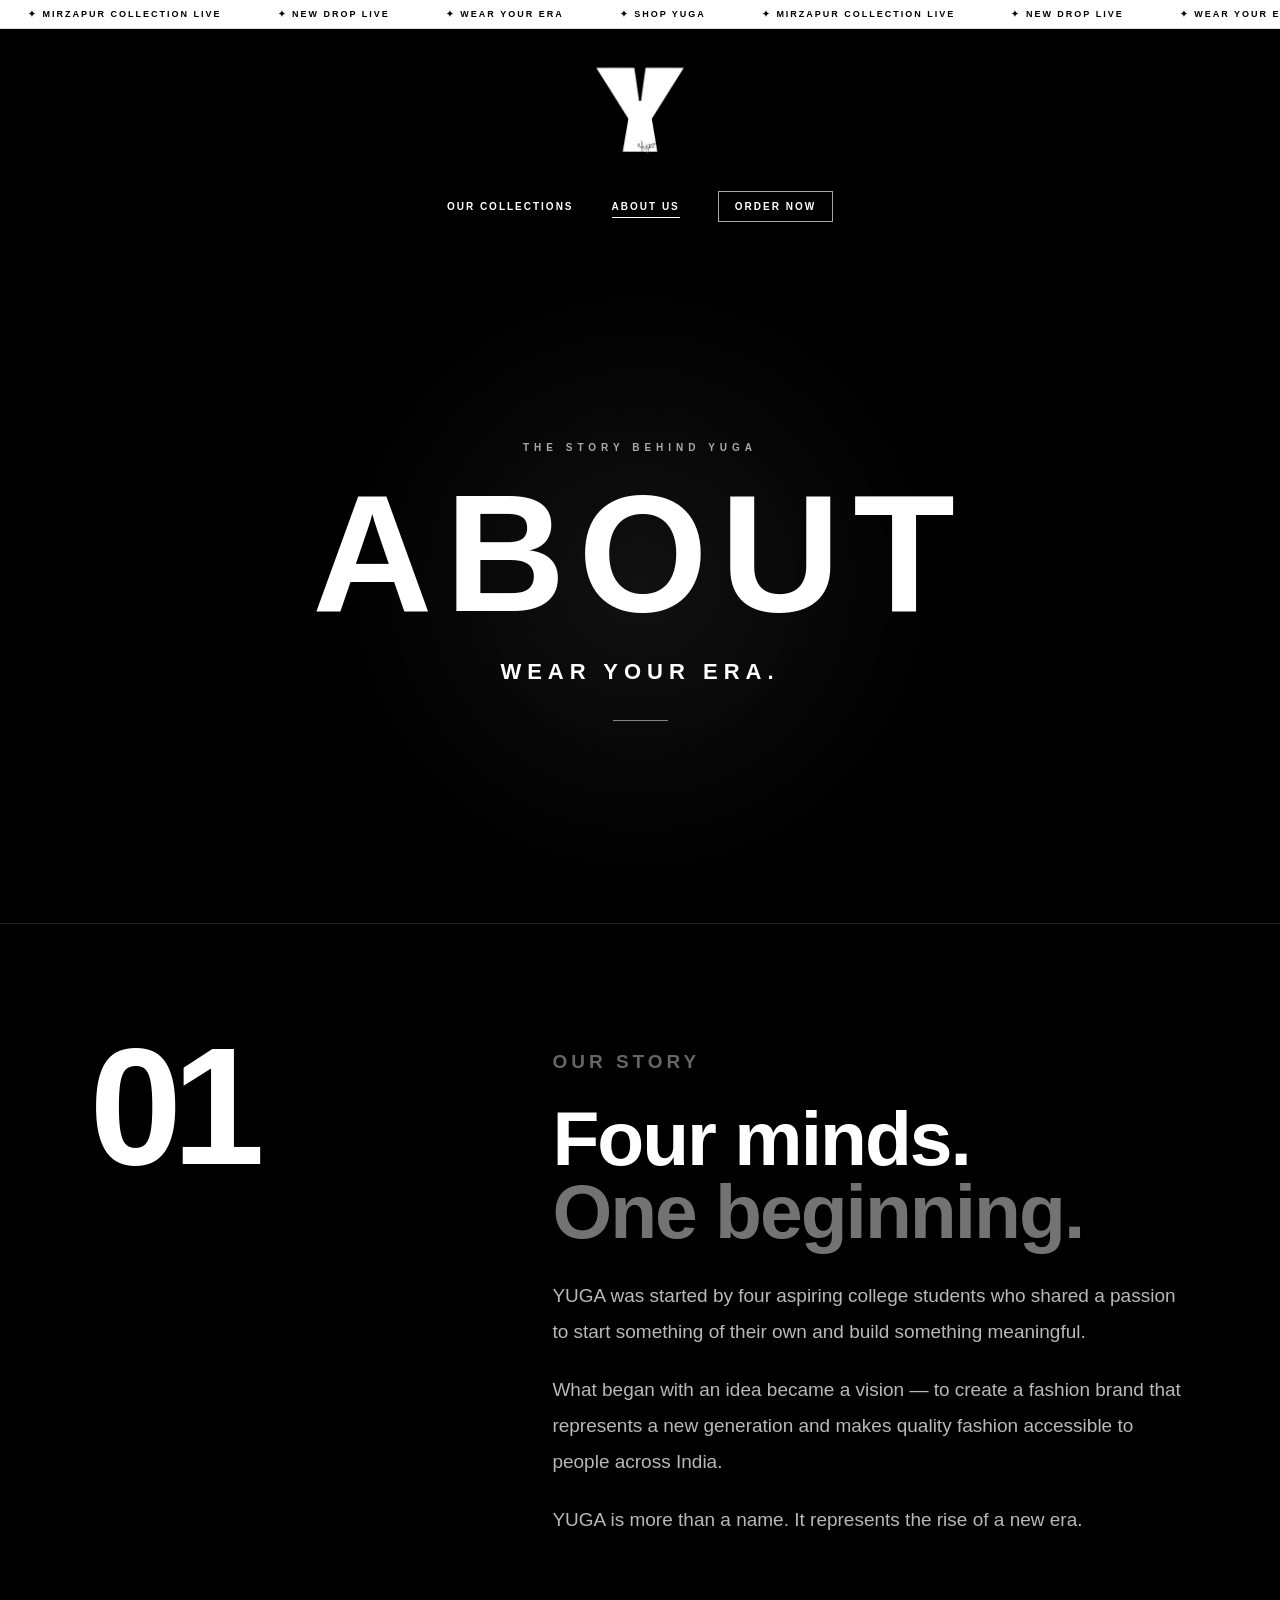
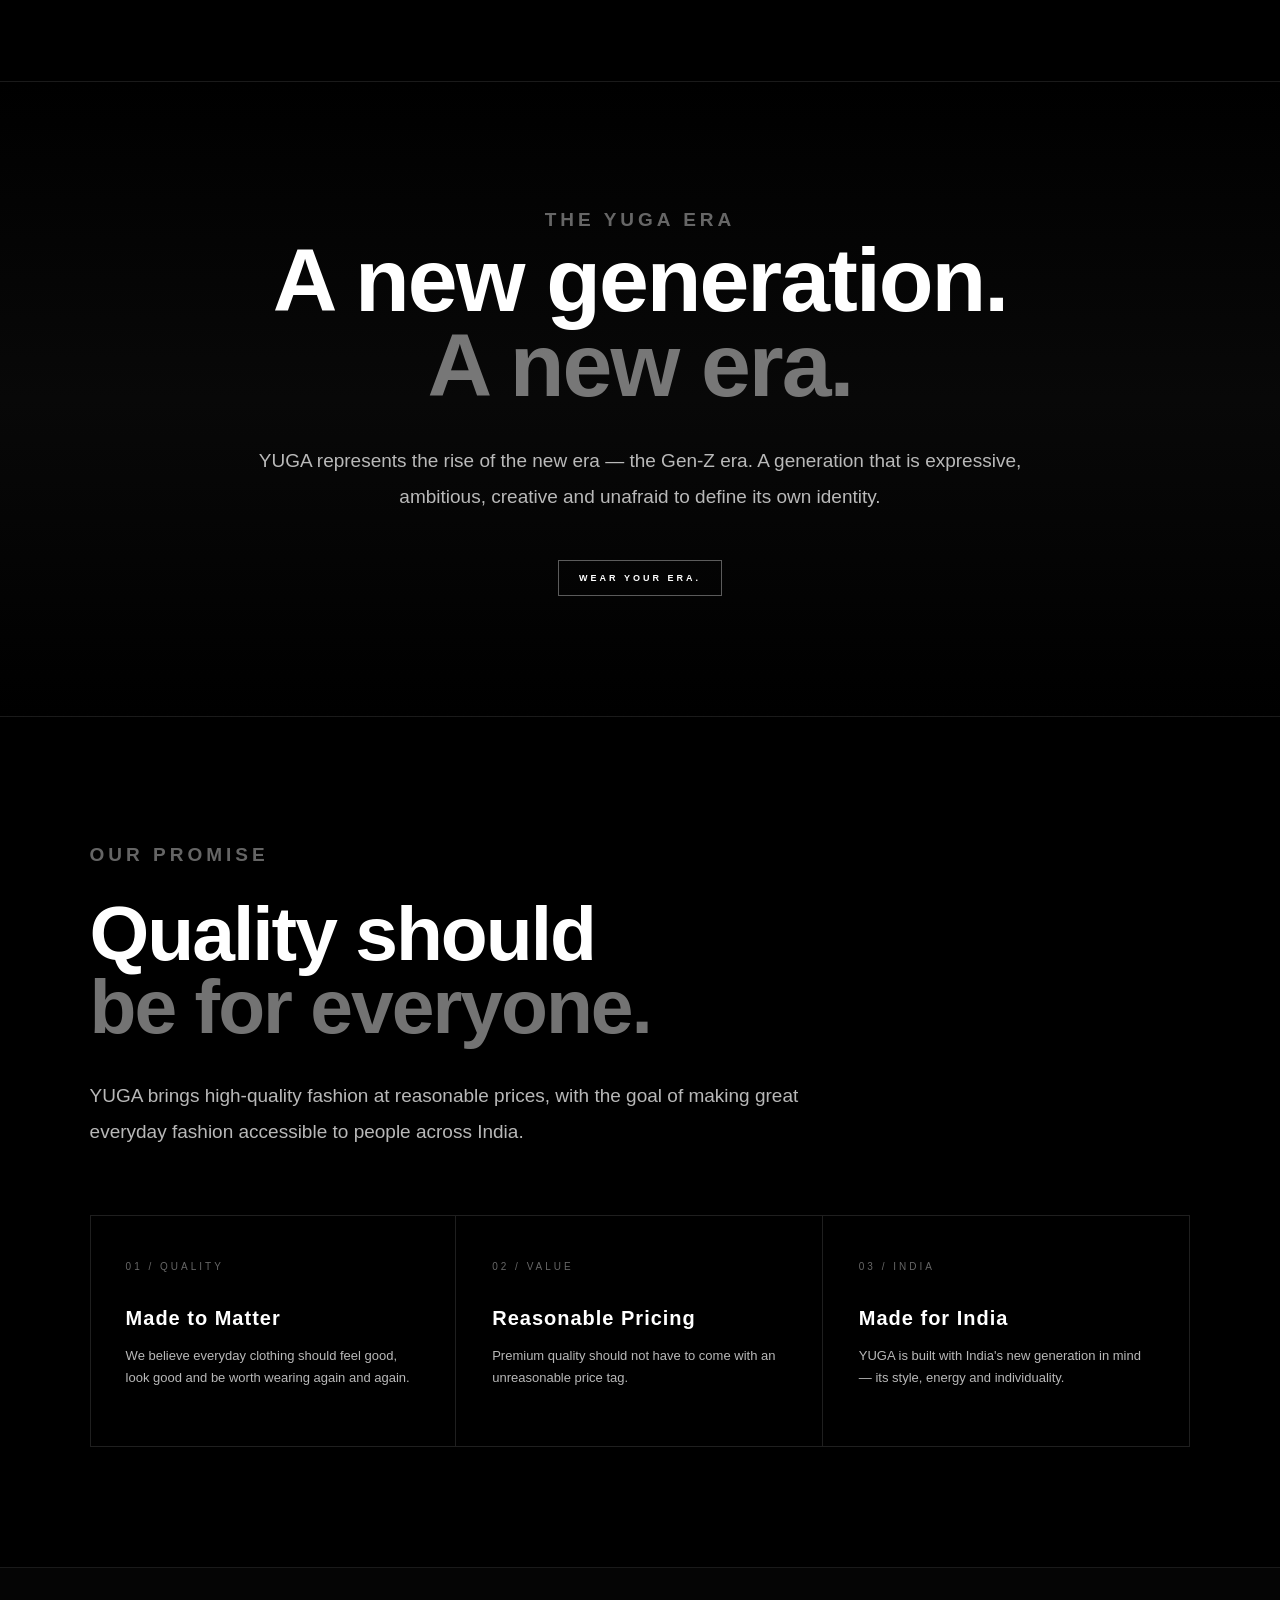
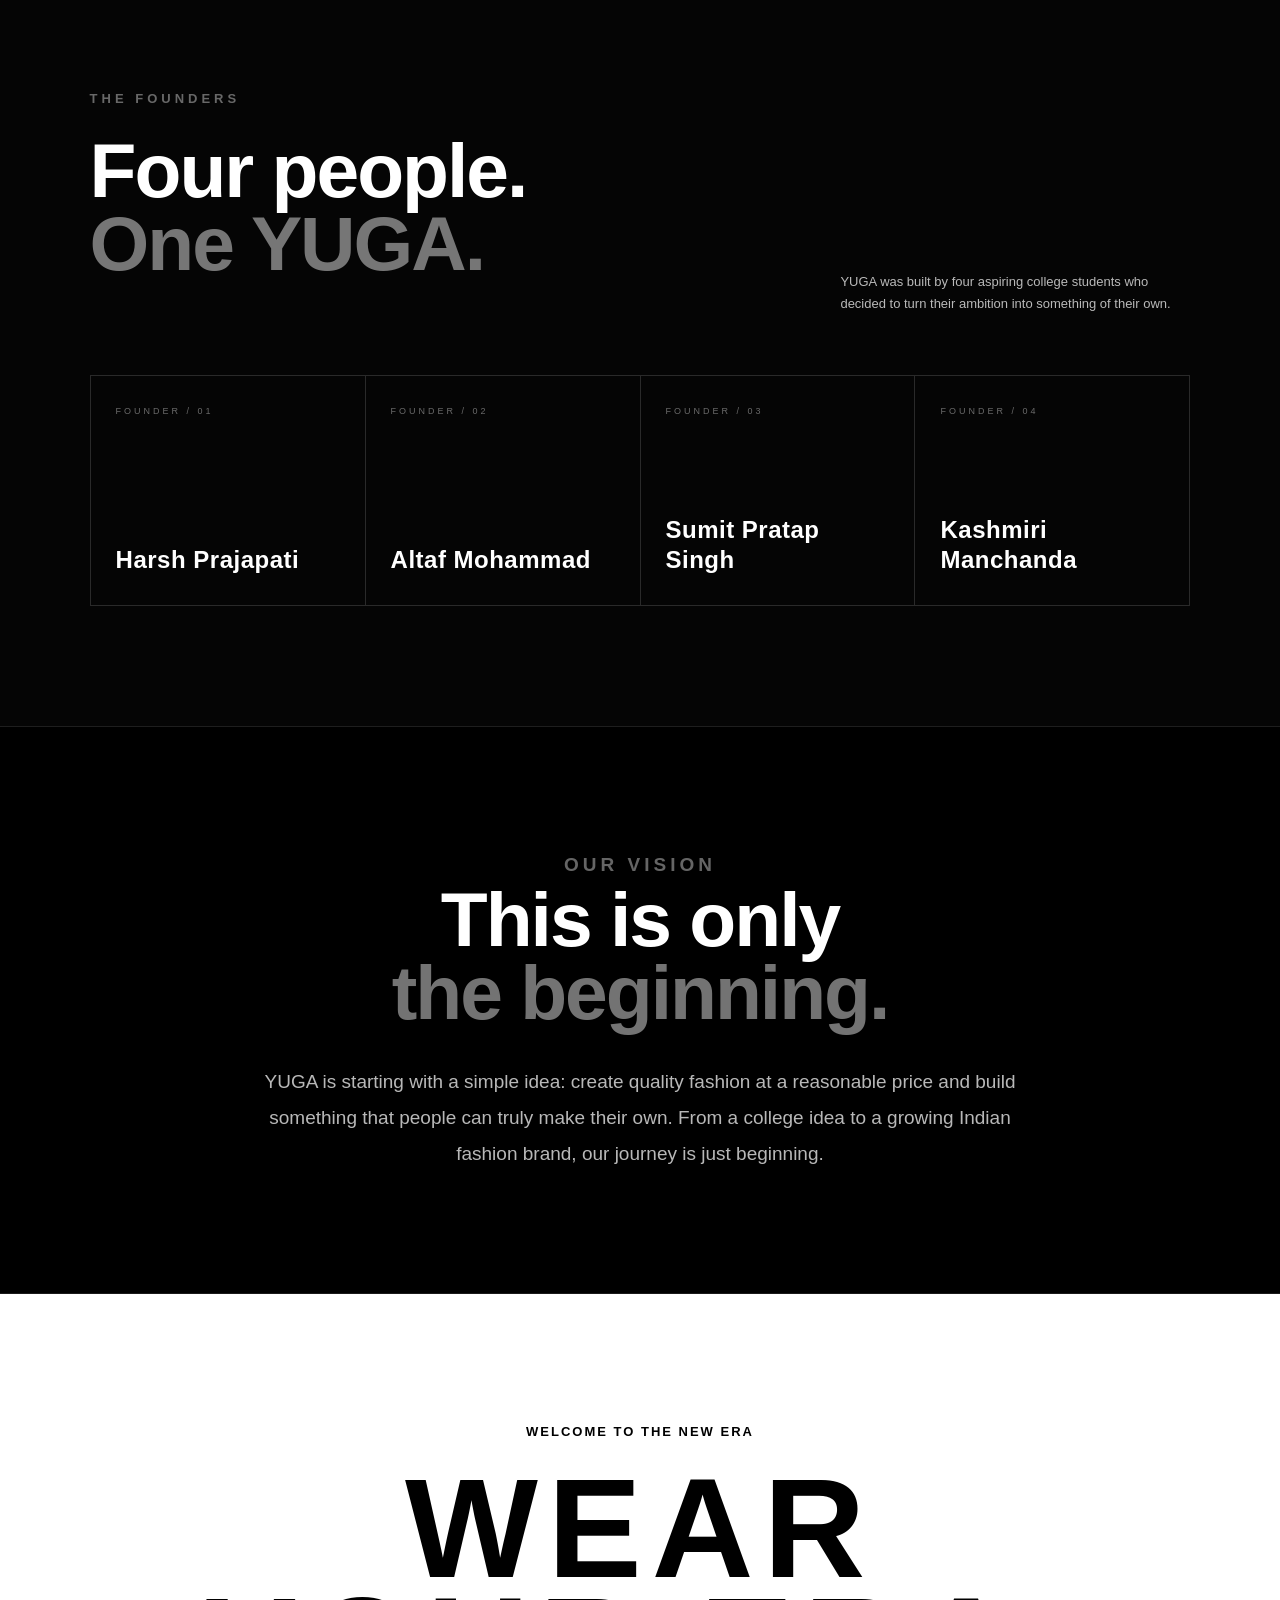
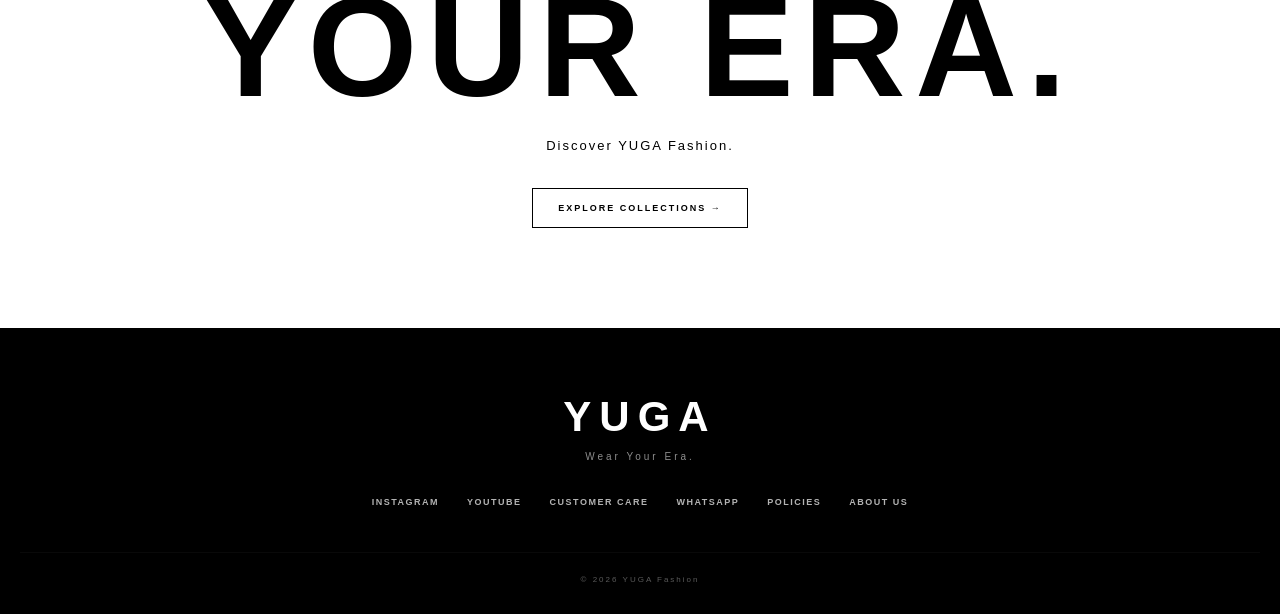
<file: About us.html>
<!DOCTYPE html>
<html lang="en">

<head>

    <meta charset="UTF-8">

    <meta
        name="viewport"
        content="width=device-width, initial-scale=1.0"
    >

    <title>About YUGA Fashion | Wear Your Era</title>

    <link
        rel="icon"
        type="image/png"
        href="Y Falvion.png"
    >

    <style>

        /* =====================================================
           YUGA ABOUT PAGE
           PREMIUM / MINIMAL / RESPONSIVE
        ====================================================== */

        * {
            box-sizing: border-box;
            margin: 0;
            padding: 0;
        }

        html {
            scroll-behavior: smooth;
        }

        body {
            background: #000;
            color: #fff;
            font-family:
                Arial,
                Helvetica,
                sans-serif;
            overflow-x: hidden;
        }

        a {
            color: inherit;
            text-decoration: none;
        }

        /* =====================================================
           ANNOUNCEMENT BAR
        ====================================================== */

        .yuga-announcement {
            width: 100%;
            overflow: hidden;
            background: #fff;
            color: #000;
            border-bottom: 1px solid #ddd;
        }

        .announcement-track {
            display: flex;
            width: max-content;
            white-space: nowrap;
            animation:
                announcementMove
                25s
                linear
                infinite;
        }

        .announcement-track span {
            padding: 9px 28px;
            font-size: 9px;
            font-weight: 700;
            letter-spacing: 2px;
        }

        @keyframes announcementMove {
            from {
                transform: translateX(0);
            }

            to {
                transform: translateX(-25%);
            }
        }

        /* =====================================================
           HEADER
        ====================================================== */

        header {
            background: #000;
            display: flex;
            justify-content: center;
            align-items: center;
            padding: 24px 20px 18px;
        }

        header a {
            display: flex;
            justify-content: center;
            align-items: center;
        }

        header img {
            width: 120px;
            max-width: 40vw;
            height: auto;
            display: block;
        }

        /* =====================================================
           NAVIGATION
        ====================================================== */

        .yuga-main-nav {
            display: flex;
            align-items: center;
            justify-content: center;
            gap: 38px;
            padding: 0 20px 18px;
            background: #000;
        }

        .yuga-main-nav a {
            color: #fff;
            text-decoration: none;
            font-size: 10px;
            font-weight: 700;
            letter-spacing: 2px;
            text-transform: uppercase;
            position: relative;
            transition:
                opacity 0.25s ease,
                transform 0.25s ease;
        }

        .yuga-main-nav a::after {
            content: "";
            position: absolute;
            left: 0;
            bottom: -6px;
            width: 0;
            height: 1px;
            background: #fff;
            transition:
                width 0.25s ease;
        }

        .yuga-main-nav a:hover {
            opacity: 0.7;
            transform: translateY(-1px);
        }

        .yuga-main-nav a:hover::after {
            width: 100%;
        }

        .yuga-main-nav .nav-active::after {
            width: 100%;
        }

        .yuga-main-nav .nav-order {
            padding: 9px 16px;
            border:
                1px solid
                rgba(255,255,255,0.65);
        }

        .yuga-main-nav .nav-order::after {
            display: none;
        }

        .yuga-main-nav .nav-order:hover {
            background: #fff;
            color: #000;
            opacity: 1;
        }

        /* =====================================================
           HERO
        ====================================================== */

        .about-hero {
            min-height: 76vh;
            display: flex;
            align-items: center;
            justify-content: center;
            text-align: center;
            padding: 90px 20px;
            position: relative;
            border-bottom:
                1px solid
                rgba(255,255,255,0.12);
            overflow: hidden;
        }

        .about-hero::before {
            content: "";
            position: absolute;
            width: 650px;
            height: 650px;
            border-radius: 50%;
            background:
                radial-gradient(
                    circle,
                    rgba(255,255,255,0.065),
                    transparent 68%
                );
            pointer-events: none;
        }

        .about-hero-content {
            position: relative;
            z-index: 2;
            max-width: 1000px;
        }

        .hero-eyebrow {
            font-size: 10px;
            font-weight: 700;
            letter-spacing: 5px;
            margin-bottom: 30px;
            opacity: 0.65;
        }

        .about-hero h1 {
            font-size:
                clamp(65px, 13vw, 180px);
            line-height: 0.85;
            letter-spacing:
                clamp(5px, 1vw, 14px);
            font-weight: 900;
        }

        .about-hero-tagline {
            margin-top: 35px;
            font-size:
                clamp(14px, 2vw, 22px);
            letter-spacing: 6px;
            font-weight: 700;
        }

        .hero-line {
            width: 55px;
            height: 1px;
            background: #fff;
            margin:
                35px auto 0;
            opacity: 0.5;
        }

        /* =====================================================
           GENERAL SECTION
        ====================================================== */

        .about-section {
            padding:
                120px 7vw;
            border-bottom:
                1px solid
                rgba(255,255,255,0.10);
        }

        .section-inner {
            max-width: 1150px;
            margin: 0 auto;
        }

        .section-label {
            font-size: 9px;
            letter-spacing: 4px;
            font-weight: 700;
            opacity: 0.55;
            margin-bottom: 24px;
        }

        .about-section h2 {
            font-size:
                clamp(40px, 6vw, 82px);
            line-height: 0.95;
            letter-spacing: -2px;
            margin-bottom: 35px;
            font-weight: 800;
        }

        .about-section h2 span {
            opacity: 0.45;
        }

        .about-section p {
            max-width: 780px;
            font-size:
                clamp(15px, 1.6vw, 19px);
            line-height: 1.9;
            color: rgba(255,255,255,0.72);
        }

        /* =====================================================
           OUR STORY
        ====================================================== */

        .story-grid {
            display: grid;
            grid-template-columns:
                0.75fr 1.25fr;
            gap: 80px;
            align-items: start;
        }

        .story-number {
            font-size:
                clamp(90px, 13vw, 180px);
            line-height: 0.75;
            font-weight: 900;
            letter-spacing: -10px;
            opacity: 0.09;
        }

        .story-content h2 {
            margin-bottom: 30px;
        }

        .story-content p {
            margin-bottom: 22px;
        }

        /* =====================================================
           NEW ERA
        ====================================================== */

        .era-section {
            text-align: center;
            background:
                linear-gradient(
                    180deg,
                    #000,
                    #080808,
                    #000
                );
        }

        .era-section .section-inner {
            display: flex;
            flex-direction: column;
            align-items: center;
        }

        .era-section h2 {
            max-width: 900px;
            font-size:
                clamp(45px, 7vw, 100px);
        }

        .era-section p {
            margin: 0 auto;
        }

        .era-highlight {
            display: inline-block;
            margin-top: 45px;
            padding:
                12px 20px;
            border:
                1px solid
                rgba(255,255,255,0.35);
            font-size: 9px;
            letter-spacing: 3px;
            font-weight: 700;
        }

        /* =====================================================
           PROMISE
        ====================================================== */

        .promise-grid {
            display: grid;
            grid-template-columns:
                repeat(3, 1fr);
            gap: 1px;
            margin-top: 65px;
            border:
                1px solid
                rgba(255,255,255,0.12);
        }

        .promise-card {
            padding:
                45px 35px;
            min-height: 230px;
            border-right:
                1px solid
                rgba(255,255,255,0.12);
            transition:
                background 0.3s ease;
        }

        .promise-card:last-child {
            border-right: none;
        }

        .promise-card:hover {
            background: #0c0c0c;
        }

        .promise-number {
            font-size: 10px;
            letter-spacing: 3px;
            opacity: 0.4;
            margin-bottom: 35px;
        }

        .promise-card h3 {
            font-size: 20px;
            letter-spacing: 1px;
            margin-bottom: 15px;
        }

        .promise-card p {
            font-size: 13px;
            line-height: 1.7;
            max-width: none;
        }

        /* =====================================================
           FOUNDERS
        ====================================================== */

        .founders-section {
            background: #050505;
        }

        .founders-heading {
            display: flex;
            justify-content: space-between;
            align-items: end;
            gap: 30px;
            margin-bottom: 60px;
        }

        .founders-heading p {
            max-width: 350px;
            font-size: 13px;
            line-height: 1.7;
        }

        .founders-grid {
            display: grid;
            grid-template-columns:
                repeat(4, 1fr);
            border-top:
                1px solid
                rgba(255,255,255,0.15);
            border-left:
                1px solid
                rgba(255,255,255,0.15);
        }

        .founder {
            min-height: 230px;
            padding:
                30px 25px;
            display: flex;
            flex-direction: column;
            justify-content: space-between;
            border-right:
                1px solid
                rgba(255,255,255,0.15);
            border-bottom:
                1px solid
                rgba(255,255,255,0.15);
            transition:
                background 0.3s ease;
        }

        .founder:hover {
            background: #0d0d0d;
        }

        .founder-number {
            font-size: 9px;
            letter-spacing: 3px;
            opacity: 0.4;
        }

        .founder-name {
            font-size:
                clamp(17px, 2vw, 24px);
            font-weight: 700;
            letter-spacing: 0.5px;
            line-height: 1.25;
        }

        .founder-role {
            margin-top: 10px;
            font-size: 8px;
            letter-spacing: 2px;
            text-transform: uppercase;
            opacity: 0.45;
        }

        /* =====================================================
           VISION
        ====================================================== */

        .vision-section {
            text-align: center;
        }

        .vision-section .section-inner {
            display: flex;
            flex-direction: column;
            align-items: center;
        }

        .vision-section h2 {
            max-width: 1000px;
        }

        .vision-section p {
            margin: 0 auto;
        }

        /* =====================================================
           CLOSING CTA
        ====================================================== */

        .about-cta {
            min-height: 55vh;
            display: flex;
            align-items: center;
            justify-content: center;
            text-align: center;
            padding:
                100px 20px;
            background: #fff;
            color: #000;
        }

        .about-cta-content {
            max-width: 1000px;
        }

        .about-cta-small {
            font-size: 9px;
            font-weight: 700;
            letter-spacing: 4px;
            margin-bottom: 30px;
        }

        .about-cta h2 {
            font-size:
                clamp(55px, 11vw, 150px);
            line-height: 0.85;
            letter-spacing:
                clamp(2px, 0.8vw, 10px);
            font-weight: 900;
        }

        .about-cta p {
            margin-top: 30px;
            font-size: 13px;
            letter-spacing: 2px;
        }

        .cta-button {
            display: inline-flex;
            margin-top: 35px;
            padding:
                14px 25px;
            border:
                1px solid #000;
            font-size: 9px;
            font-weight: 700;
            letter-spacing: 2px;
            transition:
                background 0.25s ease,
                color 0.25s ease;
        }

        .cta-button:hover {
            background: #000;
            color: #fff;
        }

        /* =====================================================
           FOOTER
        ====================================================== */

        footer {
            background: #000;
            color: #fff;
            text-align: center;
            padding:
                65px 20px 30px;
        }

        footer h2 {
            font-size: 42px;
            letter-spacing: 8px;
        }

        .footer-tagline {
            margin-top: 10px;
            font-size: 10px;
            letter-spacing: 3px;
            opacity: 0.55;
        }

        .footer-social {
            display: flex;
            justify-content: center;
            flex-wrap: wrap;
            gap: 28px;
            margin-top: 35px;
        }

        .footer-link {
            font-size: 9px;
            font-weight: 700;
            letter-spacing: 1.5px;
            text-transform: uppercase;
            opacity: 0.7;
            transition:
                opacity 0.25s ease;
        }

        .footer-link:hover {
            opacity: 1;
        }

        .footer-copy {
            margin-top: 45px;
            padding-top: 22px;
            border-top:
                1px solid
                rgba(255,255,255,0.10);
            font-size: 8px;
            letter-spacing: 2px;
            opacity: 0.35;
        }

        /* =====================================================
           SCROLL REVEAL
        ====================================================== */

        .reveal {
            opacity: 0;
            transform:
                translateY(25px);
            transition:
                opacity 0.8s ease,
                transform 0.8s ease;
        }

        .reveal.visible {
            opacity: 1;
            transform:
                translateY(0);
        }

        /* =====================================================
           TABLET
        ====================================================== */

        @media (max-width: 900px) {

            .story-grid {
                grid-template-columns: 1fr;
                gap: 30px;
            }

            .story-number {
                font-size: 100px;
            }

            .founders-grid {
                grid-template-columns:
                    repeat(2, 1fr);
            }

            .promise-grid {
                grid-template-columns: 1fr;
            }

            .promise-card {
                border-right: none;
                border-bottom:
                    1px solid
                    rgba(255,255,255,0.12);
            }

            .promise-card:last-child {
                border-bottom: none;
            }

        }

        /* =====================================================
           MOBILE
        ====================================================== */

        @media (max-width: 600px) {

            .announcement-track span {
                padding:
                    8px 18px;
                font-size: 8px;
            }

            header {
                padding:
                    20px 15px 15px;
            }

            header img {
                width: 105px;
            }

            .yuga-main-nav {
                gap: 12px;
                padding:
                    0 8px 14px;
                flex-wrap: wrap;
            }

            .yuga-main-nav a {
                font-size: 7px;
                letter-spacing: 1px;
            }

            .yuga-main-nav .nav-order {
                padding:
                    7px 10px;
            }

            .about-hero {
                min-height: 70vh;
                padding:
                    70px 18px;
            }

            .about-hero h1 {
                font-size:
                    clamp(58px, 21vw, 105px);
                letter-spacing: 3px;
            }

            .hero-eyebrow {
                font-size: 8px;
                letter-spacing: 3px;
                margin-bottom: 22px;
            }

            .about-hero-tagline {
                font-size: 10px;
                letter-spacing: 3px;
                margin-top: 25px;
            }

            .about-section {
                padding:
                    80px 22px;
            }

            .about-section h2 {
                font-size:
                    clamp(38px, 12vw, 60px);
                letter-spacing: -1px;
            }

            .about-section p {
                font-size: 14px;
                line-height: 1.8;
            }

            .story-number {
                font-size: 80px;
                letter-spacing: -5px;
            }

            .promise-grid {
                margin-top: 40px;
            }

            .promise-card {
                padding:
                    35px 25px;
                min-height: 190px;
            }

            .founders-heading {
                display: block;
                margin-bottom: 40px;
            }

            .founders-heading p {
                margin-top: 20px;
            }

            .founders-grid {
                grid-template-columns: 1fr;
            }

            .founder {
                min-height: 180px;
            }

            .about-cta {
                min-height: 50vh;
                padding:
                    80px 20px;
            }

            .about-cta h2 {
                font-size:
                    clamp(48px, 17vw, 90px);
            }

            .about-cta p {
                font-size: 10px;
                letter-spacing: 1.5px;
            }

            .footer-social {
                gap: 18px;
            }

        }

        /* =====================================================
           REDUCED MOTION
        ====================================================== */

        @media (prefers-reduced-motion: reduce) {

            html {
                scroll-behavior: auto;
            }

            .announcement-track {
                animation: none;
            }

            .reveal {
                opacity: 1;
                transform: none;
                transition: none;
            }

        }

    </style>

</head>


<body>


    <!-- =====================================================
         ANNOUNCEMENT
    ====================================================== -->

    <div class="yuga-announcement">

        <div class="announcement-track">

            <span>✦ MIRZAPUR COLLECTION LIVE</span>
            <span>✦ NEW DROP LIVE</span>
            <span>✦ WEAR YOUR ERA</span>
            <span>✦ SHOP YUGA</span>

            <span>✦ MIRZAPUR COLLECTION LIVE</span>
            <span>✦ NEW DROP LIVE</span>
            <span>✦ WEAR YOUR ERA</span>
            <span>✦ SHOP YUGA</span>

            <span>✦ MIRZAPUR COLLECTION LIVE</span>
            <span>✦ NEW DROP LIVE</span>
            <span>✦ WEAR YOUR ERA</span>
            <span>✦ SHOP YUGA</span>

            <span>✦ MIRZAPUR COLLECTION LIVE</span>
            <span>✦ NEW DROP LIVE</span>
            <span>✦ WEAR YOUR ERA</span>
            <span>✦ SHOP YUGA</span>

        </div>

    </div>


    <!-- =====================================================
         HEADER
    ====================================================== -->

    <header>

        <a href="index.html">

            <img
                src="Logo.png"
                alt="YUGA Fashion"
            >

        </a>

    </header>


    <!-- =====================================================
         NAVIGATION
    ====================================================== -->

    <nav
        class="yuga-main-nav"
        aria-label="Main navigation"
    >

        <a href="index.html#collections">
            Our Collections
        </a>


        <a
            href="About us.html"
            class="nav-active"
        >
            About Us
        </a>


        <a
            href="https://wa.me/917888759939"
            target="_blank"
            rel="noopener noreferrer"
            class="nav-order"
        >
            Order Now
        </a>

    </nav>


    <!-- =====================================================
         HERO
    ====================================================== -->

    <section class="about-hero">

        <div class="about-hero-content reveal">

            <p class="hero-eyebrow">
                THE STORY BEHIND YUGA
            </p>


            <h1>
                ABOUT
            </h1>


            <p class="about-hero-tagline">
                WEAR YOUR ERA.
            </p>


            <div class="hero-line"></div>

        </div>

    </section>


    <!-- =====================================================
         OUR STORY
    ====================================================== -->

    <section class="about-section">

        <div class="section-inner story-grid">

            <div class="story-number reveal">
                01
            </div>


            <div class="story-content reveal">

                <p class="section-label">
                    OUR STORY
                </p>


                <h2>
                    Four minds.
                    <br>
                    <span>One beginning.</span>
                </h2>


                <p>

                    YUGA was started by four aspiring college
                    students who shared a passion to start
                    something of their own and build something
                    meaningful.

                </p>


                <p>

                    What began with an idea became a vision —
                    to create a fashion brand that represents
                    a new generation and makes quality fashion
                    accessible to people across India.

                </p>


                <p>

                    YUGA is more than a name. It represents
                    the rise of a new era.

                </p>

            </div>

        </div>

    </section>


    <!-- =====================================================
         A NEW ERA
    ====================================================== -->

    <section class="about-section era-section">

        <div class="section-inner reveal">

            <p class="section-label">
                THE YUGA ERA
            </p>


            <h2>

                A new generation.
                <br>
                <span>A new era.</span>

            </h2>


            <p>

                YUGA represents the rise of the new era —
                the Gen-Z era.

                A generation that is expressive,
                ambitious, creative and unafraid to
                define its own identity.

            </p>


            <span class="era-highlight">
                WEAR YOUR ERA.
            </span>

        </div>

    </section>


    <!-- =====================================================
         OUR PROMISE
    ====================================================== -->

    <section class="about-section">

        <div class="section-inner">

            <div class="reveal">

                <p class="section-label">
                    OUR PROMISE
                </p>


                <h2>
                    Quality should
                    <br>
                    <span>be for everyone.</span>
                </h2>


                <p>

                    YUGA brings high-quality fashion at
                    reasonable prices, with the goal of
                    making great everyday fashion accessible
                    to people across India.

                </p>

            </div>


            <div class="promise-grid reveal">


                <div class="promise-card">

                    <div class="promise-number">
                        01 / QUALITY
                    </div>


                    <h3>
                        Made to Matter
                    </h3>


                    <p>
                        We believe everyday clothing should
                        feel good, look good and be worth
                        wearing again and again.
                    </p>

                </div>


                <div class="promise-card">

                    <div class="promise-number">
                        02 / VALUE
                    </div>


                    <h3>
                        Reasonable Pricing
                    </h3>


                    <p>
                        Premium quality should not have to
                        come with an unreasonable price tag.
                    </p>

                </div>


                <div class="promise-card">

                    <div class="promise-number">
                        03 / INDIA
                    </div>


                    <h3>
                        Made for India
                    </h3>


                    <p>
                        YUGA is built with India's new
                        generation in mind — its style,
                        energy and individuality.
                    </p>

                </div>


            </div>

        </div>

    </section>


    <!-- =====================================================
         FOUNDERS
    ====================================================== -->

    <section class="about-section founders-section">

        <div class="section-inner">


            <div class="founders-heading reveal">

                <div>

                    <p class="section-label">
                        THE FOUNDERS
                    </p>


                    <h2>
                        Four people.
                        <br>
                        <span>One YUGA.</span>
                    </h2>

                </div>


                <p>

                    YUGA was built by four aspiring college
                    students who decided to turn their
                    ambition into something of their own.

                </p>

            </div>


            <div class="founders-grid reveal">


                <div class="founder">

                    <span class="founder-number">
                        FOUNDER / 01
                    </span>


                    <div>

                        <div class="founder-name">
                            Harsh Prajapati
                        </div>

                    </div>

                </div>


                <div class="founder">

                    <span class="founder-number">
                        FOUNDER / 02
                    </span>


                    <div>

                        <div class="founder-name">
                            Altaf Mohammad
                        </div>

                    </div>

                </div>


                <div class="founder">

                    <span class="founder-number">
                        FOUNDER / 03
                    </span>


                    <div>

                        <div class="founder-name">
                            Sumit Pratap Singh
                        </div>

                    </div>

                </div>


                <div class="founder">

                    <span class="founder-number">
                        FOUNDER / 04
                    </span>


                    <div>

                        <div class="founder-name">
                            Kashmiri Manchanda
                        </div>

                    </div>

                </div>


            </div>

        </div>

    </section>


    <!-- =====================================================
         VISION
    ====================================================== -->

    <section class="about-section vision-section">

        <div class="section-inner reveal">

            <p class="section-label">
                OUR VISION
            </p>


            <h2>

                This is only
                <br>
                <span>the beginning.</span>

            </h2>


            <p>

                YUGA is starting with a simple idea:
                create quality fashion at a reasonable price
                and build something that people can truly
                make their own.

                From a college idea to a growing Indian
                fashion brand, our journey is just beginning.

            </p>

        </div>

    </section>


    <!-- =====================================================
         CLOSING CTA
    ====================================================== -->

    <section class="about-cta">

        <div class="about-cta-content reveal">

            <p class="about-cta-small">
                WELCOME TO THE NEW ERA
            </p>


            <h2>
                WEAR
                <br>
                YOUR ERA.
            </h2>


            <p>
                Discover YUGA Fashion.
            </p>


            <a
                href="index.html#collections"
                class="cta-button"
            >
                EXPLORE COLLECTIONS →
            </a>

        </div>

    </section>


    <!-- =====================================================
         FOOTER
    ====================================================== -->

    <footer>

        <h2>
            YUGA
        </h2>


        <p class="footer-tagline">
            Wear Your Era.
        </p>


        <div class="footer-social">


            <a
                href="https://www.instagram.com/yugafashionindia/"
                target="_blank"
                rel="noopener noreferrer"
                class="footer-link"
            >
                Instagram
            </a>


            <a
                href="https://www.youtube.com/@YUGAFashionIndia"
                target="_blank"
                rel="noopener noreferrer"
                class="footer-link"
            >
                YouTube
            </a>


            <a
                href="mailto:yugafashiononline@gmail.com"
                class="footer-link"
            >
                Customer Care
            </a>


            <a
                href="https://wa.me/917888759939"
                target="_blank"
                rel="noopener noreferrer"
                class="footer-link"
            >
                WhatsApp
            </a>


            <a
                href="policies.html"
                class="footer-link"
            >
                Policies
            </a>


            <a
                href="About us.html"
                class="footer-link"
            >
                About Us
            </a>

        </div>


        <p class="footer-copy">
            © 2026 YUGA Fashion
        </p>

    </footer>


    <!-- =====================================================
         JAVASCRIPT
    ====================================================== -->

    <script>

        const revealElements =
            document.querySelectorAll(".reveal");


        const revealObserver =
            new IntersectionObserver(

                function(entries) {

                    entries.forEach(function(entry) {

                        if (entry.isIntersecting) {

                            entry.target.classList.add(
                                "visible"
                            );

                            revealObserver.unobserve(
                                entry.target
                            );

                        }

                    });

                },

                {
                    threshold: 0.12
                }

            );


        revealElements.forEach(function(element) {

            revealObserver.observe(element);

        });

    </script>


</body>

</html>
</file>
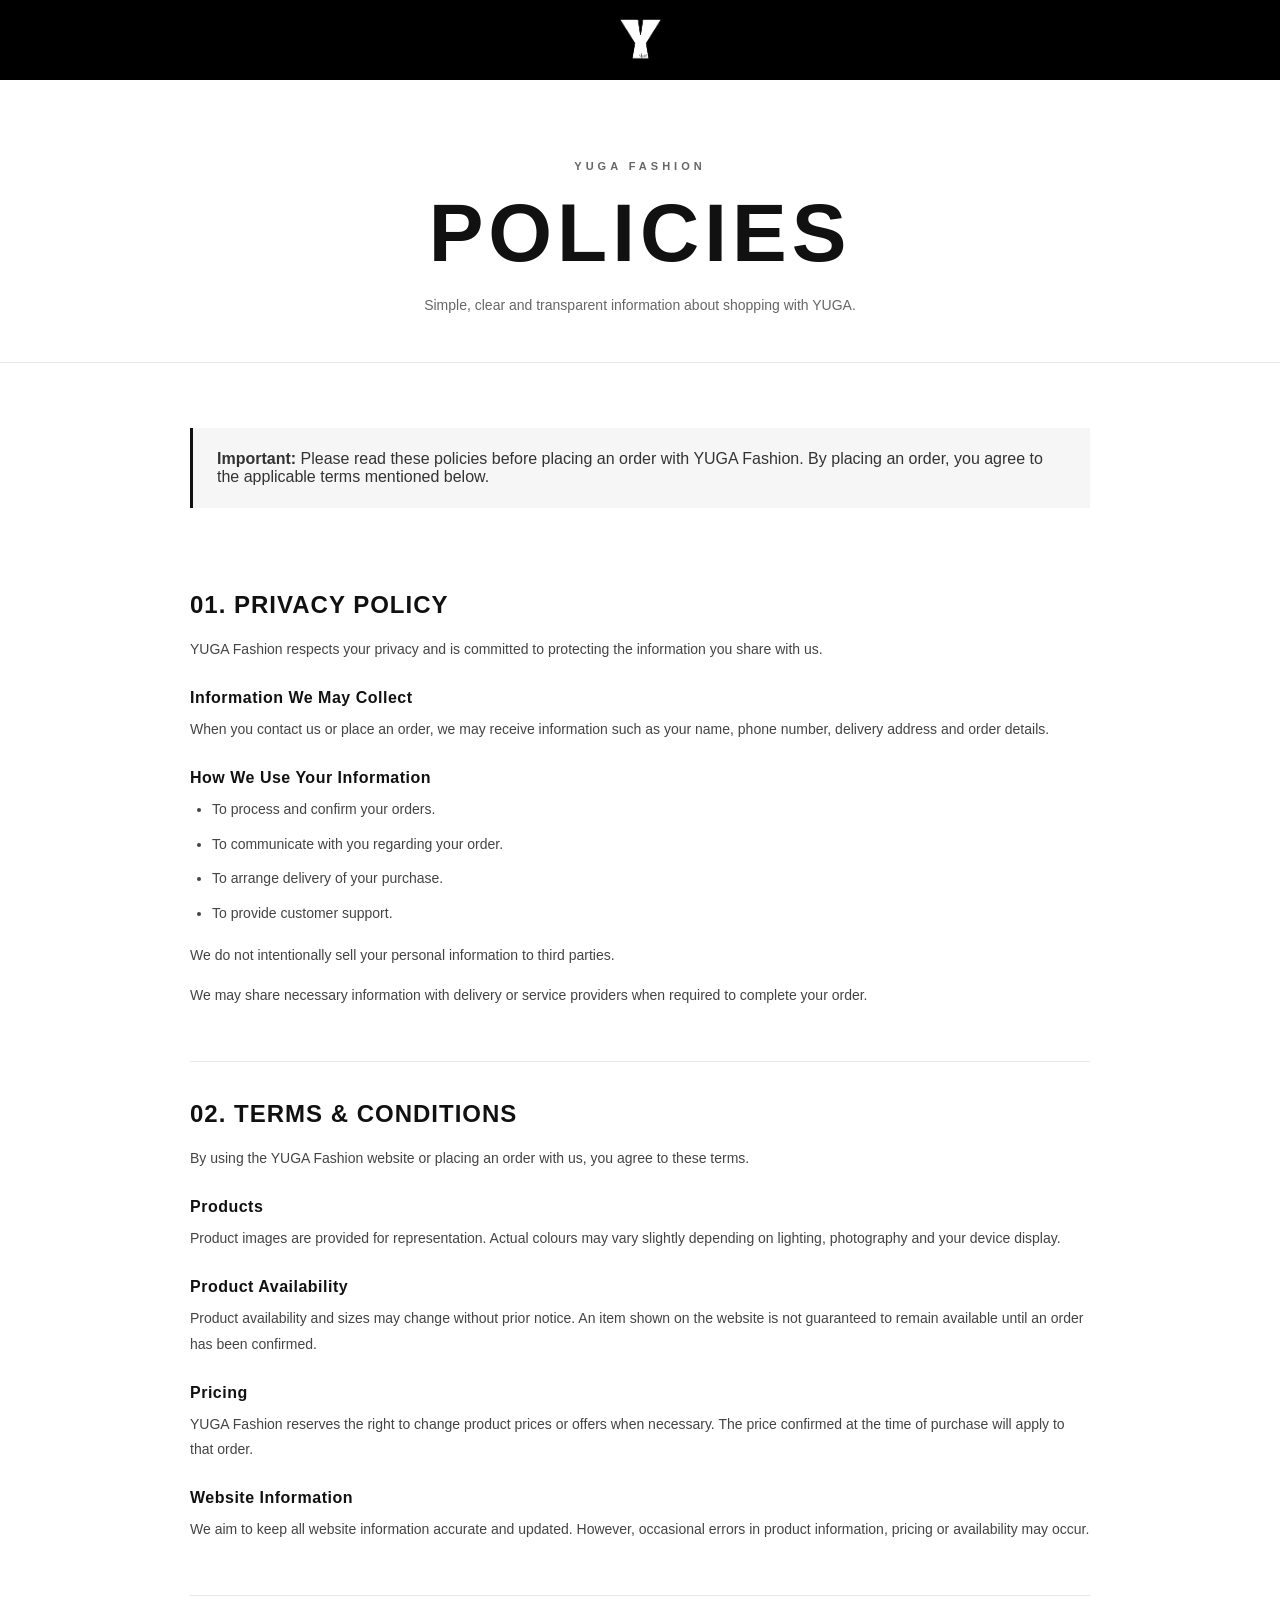
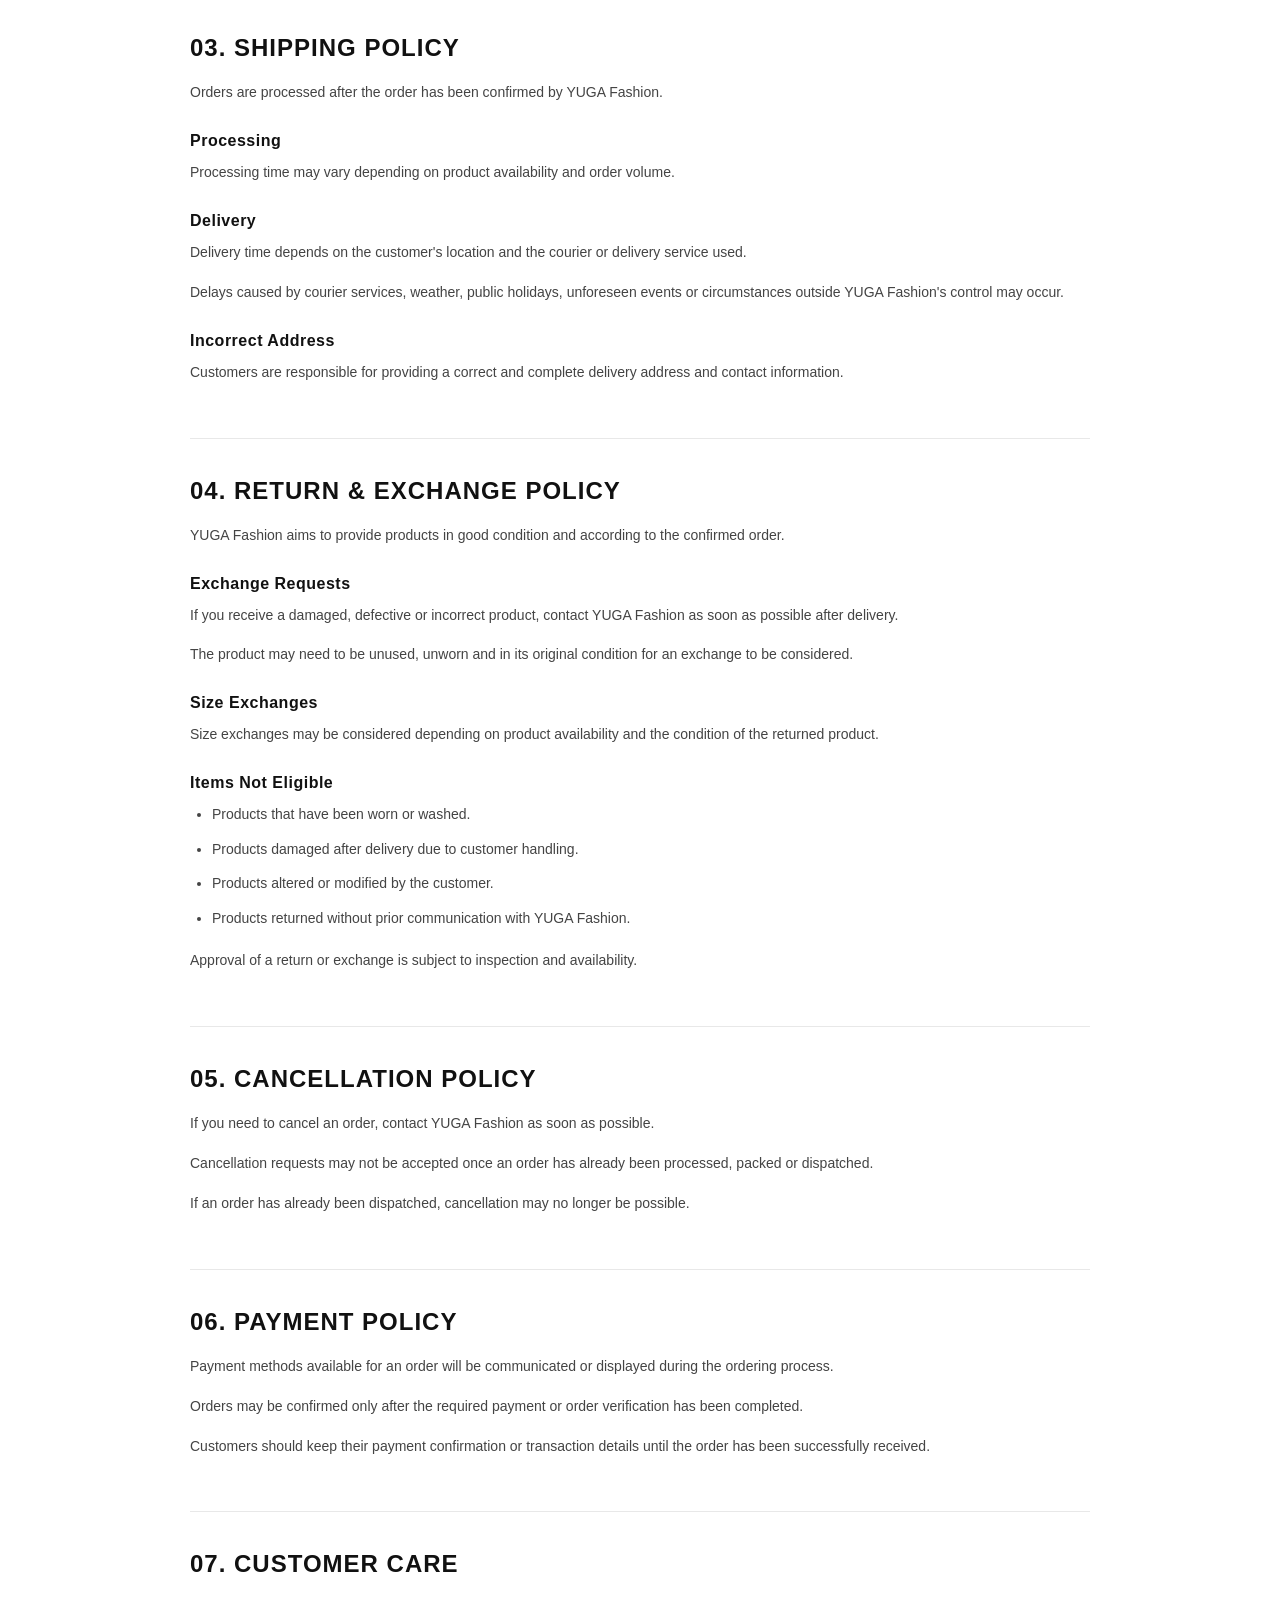
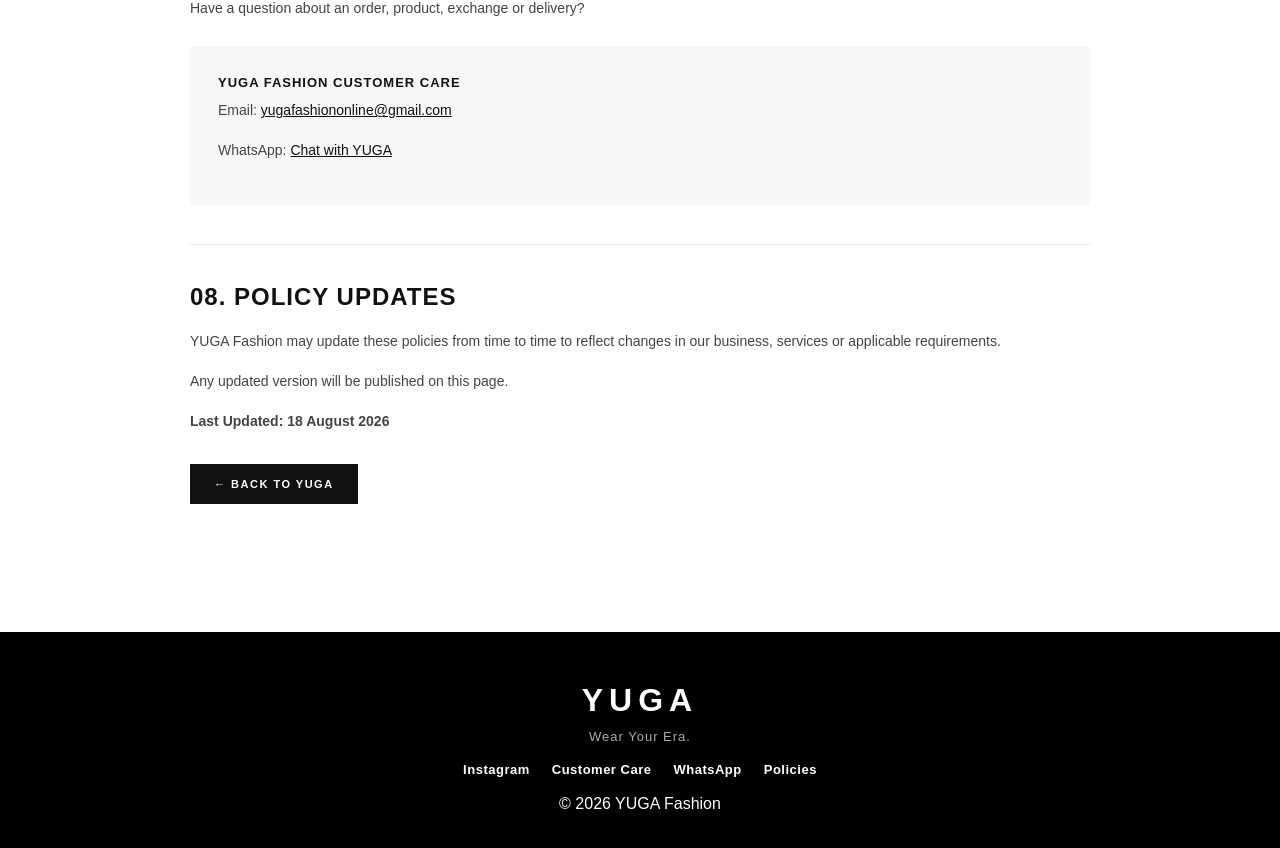
<file: policies.html>
<!DOCTYPE html>
<html lang="en">

<head>

    <meta charset="UTF-8">

    <meta
        name="viewport"
        content="width=device-width, initial-scale=1.0"
    >

    <title>Policies | YUGA Fashion</title>

    <link
        rel="icon"
        type="image/png"
        href="Y Falvion.png"
    >

    <link
        rel="stylesheet"
        href="style.css"
    >

    <style>

        /* =====================================================
           YUGA POLICIES PAGE
        ===================================================== */

        .policies-page {
            min-height: 100vh;
            background: #fff;
            color: #111;
        }


        /* =====================================================
           POLICY HEADER
        ===================================================== */

        .policies-header {
            padding: 55px 20px 45px;
            text-align: center;
            border-bottom: 1px solid #e8e8e8;
        }

        .policies-header .eyebrow {
            font-size: 11px;
            letter-spacing: 4px;
            font-weight: 600;
            margin-bottom: 18px;
        }

        .policies-header h1 {
            margin: 0;
            font-size: clamp(42px, 7vw, 82px);
            letter-spacing: 5px;
            line-height: 0.95;
        }

        .policies-header p {
            margin: 22px auto 0;
            max-width: 600px;
            font-size: 14px;
            line-height: 1.7;
            color: #666;
        }


        /* =====================================================
           POLICY CONTENT
        ===================================================== */

        .policies-container {
            width: min(100% - 40px, 900px);
            margin: 0 auto;
            padding: 65px 0 90px;
        }


        .policy-section {
            padding: 38px 0;
            border-bottom: 1px solid #e8e8e8;
        }

        .policy-section:first-child {
            padding-top: 0;
        }

        .policy-section:last-child {
            border-bottom: none;
        }


        .policy-section h2 {
            margin: 0 0 18px;
            font-size: 24px;
            letter-spacing: 1px;
        }

        .policy-section h3 {
            margin: 26px 0 10px;
            font-size: 16px;
            letter-spacing: 0.5px;
        }

        .policy-section p {
            margin: 0 0 14px;
            font-size: 14px;
            line-height: 1.85;
            color: #444;
        }

        .policy-section ul {
            margin: 10px 0 18px;
            padding-left: 22px;
        }

        .policy-section li {
            margin-bottom: 10px;
            font-size: 14px;
            line-height: 1.75;
            color: #444;
        }


        /* =====================================================
           POLICY TOP NOTE
        ===================================================== */

        .policy-note {
            background: #f6f6f6;
            padding: 22px 24px;
            margin-bottom: 45px;
            border-left: 3px solid #111;
        }

        .policy-note p {
            margin: 0;
            color: #333;
        }


        /* =====================================================
           BACK BUTTON
        ===================================================== */

        .policy-back {
            display: inline-flex;
            align-items: center;
            justify-content: center;

            margin-top: 15px;

            padding: 14px 24px;

            background: #111;
            color: #fff;

            text-decoration: none;

            font-size: 11px;
            font-weight: 600;
            letter-spacing: 1.5px;

            transition:
                background 0.25s ease,
                transform 0.25s ease;
        }

        .policy-back:hover {
            background: #333;
            transform: translateY(-2px);
        }


        /* =====================================================
           CONTACT BOX
        ===================================================== */

        .policy-contact-box {
            margin-top: 25px;
            padding: 28px;
            background: #f7f7f7;
        }

        .policy-contact-box strong {
            display: block;
            margin-bottom: 8px;
            font-size: 13px;
            letter-spacing: 1px;
        }

        .policy-contact-box a {
            color: #111;
            text-decoration: underline;
        }


        /* =====================================================
           MOBILE
        ===================================================== */

        @media (max-width: 600px) {

            .policies-header {
                padding: 42px 18px 38px;
            }

            .policies-header h1 {
                font-size: 44px;
                letter-spacing: 3px;
            }

            .policies-header p {
                font-size: 12px;
            }

            .policies-container {
                width: min(100% - 30px, 900px);
                padding: 45px 0 65px;
            }

            .policy-section {
                padding: 30px 0;
            }

            .policy-section h2 {
                font-size: 21px;
            }

            .policy-section p,
            .policy-section li {
                font-size: 13px;
                line-height: 1.8;
            }

            .policy-note {
                padding: 18px;
                margin-bottom: 30px;
            }

        }

    </style>

</head>


<body>


    <!-- =====================================================
         HEADER
    ====================================================== -->

    <header>

        <a href="index.html">

            <img
                src="Logo.png"
                alt="YUGA Fashion"
            >

        </a>

    </header>



    <!-- =====================================================
         POLICIES PAGE
    ====================================================== -->

    <main class="policies-page">


        <!-- =================================================
             PAGE HEADER
        ================================================== -->

        <section class="policies-header">

            <p class="eyebrow">
                YUGA FASHION
            </p>

            <h1>
                POLICIES
            </h1>

            <p>
                Simple, clear and transparent information
                about shopping with YUGA.
            </p>

        </section>



        <!-- =================================================
             POLICY CONTENT
        ================================================== -->

        <div class="policies-container">


            <div class="policy-note">

                <p>
                    <strong>Important:</strong>
                    Please read these policies before placing
                    an order with YUGA Fashion. By placing an
                    order, you agree to the applicable terms
                    mentioned below.
                </p>

            </div>



            <!-- =================================================
                 PRIVACY POLICY
            ================================================== -->

            <section class="policy-section">

                <h2>
                    01. PRIVACY POLICY
                </h2>

                <p>
                    YUGA Fashion respects your privacy and is
                    committed to protecting the information you
                    share with us.
                </p>

                <h3>
                    Information We May Collect
                </h3>

                <p>
                    When you contact us or place an order, we
                    may receive information such as your name,
                    phone number, delivery address and order
                    details.
                </p>

                <h3>
                    How We Use Your Information
                </h3>

                <ul>

                    <li>
                        To process and confirm your orders.
                    </li>

                    <li>
                        To communicate with you regarding your order.
                    </li>

                    <li>
                        To arrange delivery of your purchase.
                    </li>

                    <li>
                        To provide customer support.
                    </li>

                </ul>

                <p>
                    We do not intentionally sell your personal
                    information to third parties.
                </p>

                <p>
                    We may share necessary information with
                    delivery or service providers when required
                    to complete your order.
                </p>

            </section>



            <!-- =================================================
                 TERMS & CONDITIONS
            ================================================== -->

            <section class="policy-section">

                <h2>
                    02. TERMS & CONDITIONS
                </h2>

                <p>
                    By using the YUGA Fashion website or placing
                    an order with us, you agree to these terms.
                </p>

                <h3>
                    Products
                </h3>

                <p>
                    Product images are provided for representation.
                    Actual colours may vary slightly depending on
                    lighting, photography and your device display.
                </p>

                <h3>
                    Product Availability
                </h3>

                <p>
                    Product availability and sizes may change
                    without prior notice. An item shown on the
                    website is not guaranteed to remain available
                    until an order has been confirmed.
                </p>

                <h3>
                    Pricing
                </h3>

                <p>
                    YUGA Fashion reserves the right to change
                    product prices or offers when necessary.
                    The price confirmed at the time of purchase
                    will apply to that order.
                </p>

                <h3>
                    Website Information
                </h3>

                <p>
                    We aim to keep all website information
                    accurate and updated. However, occasional
                    errors in product information, pricing or
                    availability may occur.
                </p>

            </section>



            <!-- =================================================
                 SHIPPING POLICY
            ================================================== -->

            <section class="policy-section">

                <h2>
                    03. SHIPPING POLICY
                </h2>

                <p>
                    Orders are processed after the order has been
                    confirmed by YUGA Fashion.
                </p>

                <h3>
                    Processing
                </h3>

                <p>
                    Processing time may vary depending on product
                    availability and order volume.
                </p>

                <h3>
                    Delivery
                </h3>

                <p>
                    Delivery time depends on the customer's
                    location and the courier or delivery service
                    used.
                </p>

                <p>
                    Delays caused by courier services, weather,
                    public holidays, unforeseen events or
                    circumstances outside YUGA Fashion's control
                    may occur.
                </p>

                <h3>
                    Incorrect Address
                </h3>

                <p>
                    Customers are responsible for providing a
                    correct and complete delivery address and
                    contact information.
                </p>

            </section>



            <!-- =================================================
                 RETURN & EXCHANGE POLICY
            ================================================== -->

            <section class="policy-section">

                <h2>
                    04. RETURN & EXCHANGE POLICY
                </h2>

                <p>
                    YUGA Fashion aims to provide products in good
                    condition and according to the confirmed order.
                </p>

                <h3>
                    Exchange Requests
                </h3>

                <p>
                    If you receive a damaged, defective or incorrect
                    product, contact YUGA Fashion as soon as
                    possible after delivery.
                </p>

                <p>
                    The product may need to be unused, unworn and
                    in its original condition for an exchange to
                    be considered.
                </p>

                <h3>
                    Size Exchanges
                </h3>

                <p>
                    Size exchanges may be considered depending on
                    product availability and the condition of the
                    returned product.
                </p>

                <h3>
                    Items Not Eligible
                </h3>

                <ul>

                    <li>
                        Products that have been worn or washed.
                    </li>

                    <li>
                        Products damaged after delivery due to
                        customer handling.
                    </li>

                    <li>
                        Products altered or modified by the customer.
                    </li>

                    <li>
                        Products returned without prior communication
                        with YUGA Fashion.
                    </li>

                </ul>

                <p>
                    Approval of a return or exchange is subject
                    to inspection and availability.
                </p>

            </section>



            <!-- =================================================
                 CANCELLATION POLICY
            ================================================== -->

            <section class="policy-section">

                <h2>
                    05. CANCELLATION POLICY
                </h2>

                <p>
                    If you need to cancel an order, contact YUGA
                    Fashion as soon as possible.
                </p>

                <p>
                    Cancellation requests may not be accepted once
                    an order has already been processed, packed or
                    dispatched.
                </p>

                <p>
                    If an order has already been dispatched,
                    cancellation may no longer be possible.
                </p>

            </section>



            <!-- =================================================
                 PAYMENT POLICY
            ================================================== -->

            <section class="policy-section">

                <h2>
                    06. PAYMENT POLICY
                </h2>

                <p>
                    Payment methods available for an order will be
                    communicated or displayed during the ordering
                    process.
                </p>

                <p>
                    Orders may be confirmed only after the required
                    payment or order verification has been completed.
                </p>

                <p>
                    Customers should keep their payment
                    confirmation or transaction details until the
                    order has been successfully received.
                </p>

            </section>



            <!-- =================================================
                 CUSTOMER CARE
            ================================================== -->

            <section class="policy-section">

                <h2>
                    07. CUSTOMER CARE
                </h2>

                <p>
                    Have a question about an order, product,
                    exchange or delivery?
                </p>

                <div class="policy-contact-box">

                    <strong>
                        YUGA FASHION CUSTOMER CARE
                    </strong>

                    <p>
                        Email:
                        <a href="mailto:yugafashiononline@gmail.com">
                            yugafashiononline@gmail.com
                        </a>
                    </p>

                    <p>
                        WhatsApp:
                        <a
                            href="https://wa.me/917888759939"
                            target="_blank"
                            rel="noopener noreferrer"
                        >
                            Chat with YUGA
                        </a>
                    </p>

                </div>

            </section>



            <!-- =================================================
                 LAST UPDATED
            ================================================== -->

            <section class="policy-section">

                <h2>
                    08. POLICY UPDATES
                </h2>

                <p>
                    YUGA Fashion may update these policies from
                    time to time to reflect changes in our business,
                    services or applicable requirements.
                </p>

                <p>
                    Any updated version will be published on this
                    page.
                </p>

                <p>
                    <strong>
                        Last Updated: 18 August 2026
                    </strong>
                </p>

                <a
                    href="index.html"
                    class="policy-back"
                >
                    ← BACK TO YUGA
                </a>

            </section>


        </div>

    </main>



    <!-- =====================================================
         FOOTER
    ====================================================== -->

    <footer>

        <h2>
            YUGA
        </h2>

        <p class="footer-tagline">
            Wear Your Era.
        </p>


        <div class="footer-social">

            <a
                href="https://www.instagram.com/yugafashionindia/"
                target="_blank"
                rel="noopener noreferrer"
                class="footer-link"
            >
                Instagram
            </a>


            <a
                href="mailto:yugafashiononline@gmail.com"
                class="footer-link"
            >
                Customer Care
            </a>


            <a
                href="https://wa.me/917888759939"
                target="_blank"
                rel="noopener noreferrer"
                class="footer-link"
            >
                WhatsApp
            </a>


            <a
                href="policies.html"
                class="footer-link"
            >
                Policies
            </a>

        </div>


        <p class="footer-copy">
            © 2026 YUGA Fashion
        </p>

    </footer>


</body>

</html>
</file>
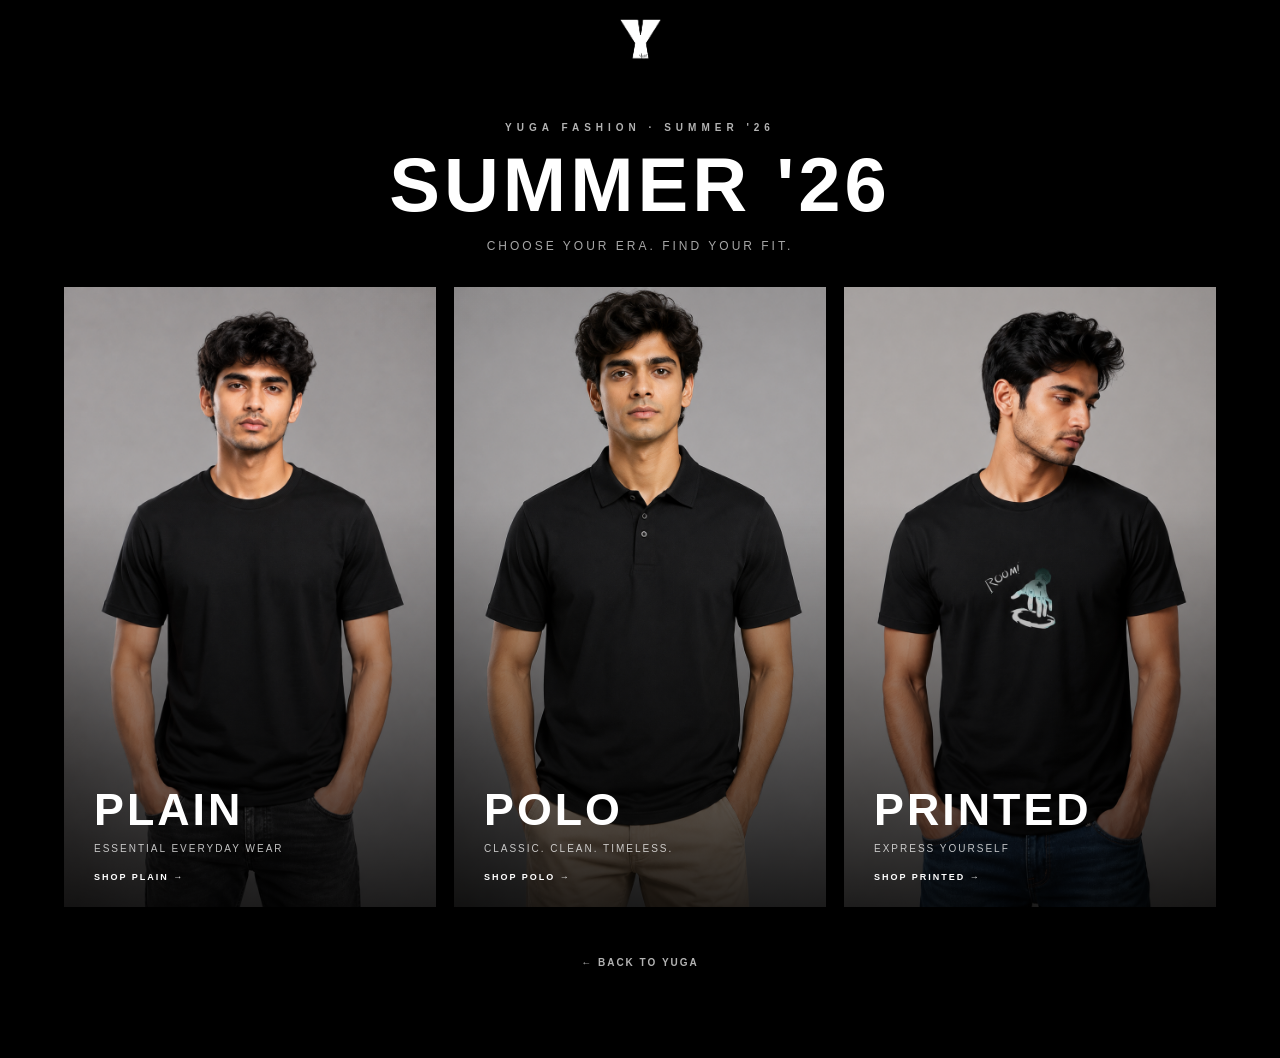
<file: summer.html>
<!DOCTYPE html>
<html lang="en">
<head>
<meta charset="UTF-8">
<meta name="viewport" content="width=device-width, initial-scale=1.0">
<title>YUGA Fashion | Summer '26</title>
<link rel="icon" type="image/png" href="Y Falvion.png">
<link rel="stylesheet" href="style.css">
<style>
:root{--ease:cubic-bezier(.16,1,.3,1)}
html{scroll-behavior:smooth}
body{background:#000}
.summer-page{min-height:100vh;background:#000;color:#fff;padding:0 5vw 90px;overflow:hidden}
.summer-hero{display:flex;align-items:center;justify-content:center;text-align:center;padding:42px 20px 34px}
.hero-inner{max-width:1100px}
.eyebrow{font-size:10px;letter-spacing:5px;font-weight:800;opacity:.7;margin:0 0 16px}
.summer-hero h1{margin:0;font-size:clamp(42px,6vw,76px);line-height:.95;letter-spacing:4px}
.hero-tag{font-size:12px;letter-spacing:3px;opacity:.65;margin:18px 0 0;text-transform:uppercase}
.summer-grid{width:100%;max-width:1500px;margin:0 auto;display:grid;grid-template-columns:repeat(3,minmax(0,1fr));gap:18px}
.summer-card{position:relative;display:block;height:620px;overflow:hidden;color:#fff;text-decoration:none;background:#111;transform:translateY(30px);opacity:0;animation:cardIn .9s var(--ease) forwards;isolation:isolate}
.summer-card:nth-child(2){animation-delay:.12s}.summer-card:nth-child(3){animation-delay:.24s}
.summer-card img{width:100%;height:100%;object-fit:cover;display:block;transition:transform .9s var(--ease),filter .7s ease}
.summer-card:after{content:"";position:absolute;inset:0;background:linear-gradient(to top,rgba(0,0,0,.82),rgba(0,0,0,.02) 65%);z-index:1}
.summer-card:before{content:"";position:absolute;inset:0;background:linear-gradient(120deg,transparent 35%,rgba(255,255,255,.12) 50%,transparent 65%);transform:translateX(-130%);z-index:2;transition:transform .9s var(--ease)}
.summer-card:hover img{transform:scale(1.065)}.summer-card:hover:before{transform:translateX(130%)}
.summer-card-content{position:absolute;z-index:3;left:30px;right:30px;bottom:30px;transform:translateY(7px);transition:transform .6s var(--ease)}
.summer-card:hover .summer-card-content{transform:translateY(0)}
.summer-card-content h2{margin:0;font-size:clamp(34px,3.5vw,52px);letter-spacing:3px}
.summer-card-content p{margin:8px 0 0;font-size:10px;letter-spacing:2px;text-transform:uppercase;opacity:.75}
.summer-card-content span{display:inline-block;margin-top:18px;font-size:9px;letter-spacing:2px;font-weight:800;transition:transform .5s var(--ease)}
.summer-card:hover span{transform:translateX(7px)}
.summer-back{display:block;width:fit-content;margin:50px auto 0;color:#fff;text-decoration:none;font-size:10px;letter-spacing:2px;font-weight:800;opacity:.7;transition:opacity .3s,transform .3s}
.summer-back:hover{opacity:1;transform:translateX(-4px)}
.droplet{position:fixed;pointer-events:none;width:8px;height:8px;border:1px solid rgba(255,255,255,.7);border-radius:50%;transform:translate(-50%,-50%) scale(.2);animation:drop .7s ease-out forwards;z-index:9999}
@keyframes cardIn{to{opacity:1;transform:translateY(0)}}
@keyframes drop{to{transform:translate(-50%,-50%) scale(8);opacity:0}}
@media(max-width:800px){
 .summer-page{padding:0 14px 70px}
 .summer-hero{padding:34px 10px 28px}
 .eyebrow{font-size:9px;letter-spacing:4px;margin-bottom:13px}
 .summer-hero h1{font-size:clamp(40px,12vw,62px);letter-spacing:3px}
 .hero-tag{font-size:10px;letter-spacing:2px;margin-top:14px}
 .summer-grid{grid-template-columns:1fr;gap:14px}
 .summer-card{height:72vh;min-height:500px;max-height:700px}
 .summer-card-content{left:22px;right:22px;bottom:22px}
 .summer-card-content h2{font-size:42px}
 .summer-card:active img{transform:scale(1.04)}
 .summer-card:active .summer-card-content{transform:translateY(-3px)}
}
@media(prefers-reduced-motion:reduce){
 *,*:before,*:after{animation-duration:.01ms!important;animation-iteration-count:1!important;transition-duration:.01ms!important;scroll-behavior:auto!important}
}
</style>
</head>
<body>
<header><a href="index.html"><img src="Logo.png" alt="YUGA Fashion"></a></header>
<main class="summer-page">
<section class="summer-hero">
<div class="hero-inner">
<p class="eyebrow">YUGA FASHION · SUMMER '26</p>
<h1>SUMMER '26</h1>
<p class="hero-tag">Choose your era. Find your fit.</p>
</div>
</section>
<section class="summer-grid">
<a class="summer-card" href="plain.html"><img src="plain1.c.png" alt="YUGA Plain Collection"><div class="summer-card-content"><h2>PLAIN</h2><p>Essential Everyday Wear</p><span>SHOP PLAIN →</span></div></a>
<a class="summer-card" href="polo.html"><img src="polo1c.png" alt="YUGA Polo Collection"><div class="summer-card-content"><h2>POLO</h2><p>Classic. Clean. Timeless.</p><span>SHOP POLO →</span></div></a>
<a class="summer-card" href="printed.html"><img src="printed1c.png" alt="YUGA Printed Collection"><div class="summer-card-content"><h2>PRINTED</h2><p>Express Yourself</p><span>SHOP PRINTED →</span></div></a>
</section>
<a class="summer-back" href="index.html#collections">← BACK TO YUGA</a>
</main>
<script>
(function(){
 const cards=document.querySelectorAll('.summer-card');
 function ripple(x,y){
   const d=document.createElement('span'); d.className='droplet'; d.style.left=x+'px'; d.style.top=y+'px'; document.body.appendChild(d); setTimeout(()=>d.remove(),750);
 }
 cards.forEach(card=>{
   card.addEventListener('pointerdown',e=>ripple(e.clientX,e.clientY),{passive:true});
 });
 let last=0;
 document.addEventListener('pointermove',e=>{
   if(e.pointerType==='touch'){
     const now=Date.now(); if(now-last>120){ripple(e.clientX,e.clientY);last=now;}
   }
 },{passive:true});
 document.querySelectorAll('a[href]').forEach(a=>{
   const href=a.getAttribute('href');
   if(!href||href.startsWith('#')||href.startsWith('http')||href.startsWith('mailto:')||href.startsWith('tel:')||a.target==='_blank')return;
   a.addEventListener('click',e=>{
     e.preventDefault(); document.body.style.opacity='0'; document.body.style.transform='translateY(-8px)'; document.body.style.transition='opacity .35s ease,transform .35s ease';
     setTimeout(()=>location.href=href,350);
   });
 });
})();
</script>
</body>
</html>
</file>
<file: style.css>
/* =========================================================
   YUGA FASHION
   COMPLETE WEBSITE STYLES
   PREMIUM HOMEPAGE + COLLECTION + PRODUCTS
   MOBILE OPTIMIZED VERSION
========================================================= */


/* =========================================================
   RESET
========================================================= */

* {
    margin: 0;
    padding: 0;
    box-sizing: border-box;
}

html {
    scroll-behavior: smooth;
}

body {
    font-family: Arial, Helvetica, sans-serif;
    background: #f5f5f5;
    color: #111;
    overflow-x: hidden;
}

img {
    max-width: 100%;
}

a {
    -webkit-tap-highlight-color: transparent;
}


/* =========================================================
   YUGA MOVING ANNOUNCEMENT BAR
========================================================= */

.yuga-announcement {
    width: 100%;
    height: 38px;

    background: #000;
    color: #fff;

    overflow: hidden;
    white-space: nowrap;

    display: flex;
    align-items: center;

    border-bottom: 1px solid #222;

    position: relative;
    z-index: 200;
}

.announcement-track {
    display: flex;
    align-items: center;

    width: max-content;

    animation: yugaAnnouncement 20s linear infinite;

    will-change: transform;

    flex-shrink: 0;
}

.announcement-track span {
    display: inline-flex;
    align-items: center;

    padding: 0 35px;

    font-size: 10px;
    font-weight: 700;

    letter-spacing: 2.5px;

    flex-shrink: 0;
}

@keyframes yugaAnnouncement {

    from {
        transform: translateX(0);
    }

    to {
        transform: translateX(-50%);
    }

}


/* =========================================================
   HEADER
========================================================= */

header {
    width: 100%;
    height: 80px;

    background: #000;

    display: flex;
    align-items: center;
    justify-content: center;

    position: relative;
    z-index: 100;
}

header a {
    display: flex;
    align-items: center;
    justify-content: center;

    text-decoration: none;
}

header img {
    width: 55px;
    height: auto;

    max-height: 65px;

    object-fit: contain;

    display: block;
}


/* =========================================================
   OLD / GENERAL HERO
========================================================= */

.hero {
    background: #111;
    color: white;

    text-align: center;

    padding: 70px 20px;
}

.hero h1 {
    font-size: 64px;
    letter-spacing: 10px;

    margin: 0;
}

.hero p {
    margin-top: 12px;

    letter-spacing: 4px;

    font-size: 14px;
}


/* =========================================================
   HERO BUTTON
========================================================= */

.hero-button {
    display: inline-block;

    margin-top: 30px;

    padding: 13px 24px;

    border: 1px solid white;

    color: white;

    text-decoration: none;

    font-size: 12px;

    letter-spacing: 1.5px;

    transition: 0.25s ease;
}

.hero-button:hover {
    background: white;
    color: #111;
}


/* =========================================================
   PREMIUM HOMEPAGE HERO
========================================================= */

.hero-premium {
    min-height: calc(100vh - 118px);

    background:
        radial-gradient(
            circle at center,
            #222 0%,
            #111 45%,
            #050505 100%
        );

    color: white;

    display: flex;

    align-items: center;
    justify-content: center;

    text-align: center;

    padding: 80px 20px;

    position: relative;

    overflow: hidden;
}

.hero-premium::before {
    content: "";

    position: absolute;

    width: 500px;
    height: 500px;

    border-radius: 50%;

    background: rgba(255, 255, 255, 0.025);

    filter: blur(2px);

    top: -200px;
    right: -150px;

    pointer-events: none;
}

.hero-premium-content {
    position: relative;

    z-index: 2;

    width: 100%;

    max-width: 1000px;

    animation: heroFade 1s ease forwards;
}

.hero-eyebrow {
    font-size: 11px;

    letter-spacing: 5px;

    color: #aaa;

    margin-bottom: 25px;

    font-weight: bold;
}


/* =========================================================
   IMPORTANT:
   YUGA HERO TITLE MOBILE SAFE
========================================================= */

.hero-premium h1 {
    display: block;

    width: 100%;

    max-width: 100%;

    color: #fff;

    font-size: clamp(75px, 14vw, 170px);

    letter-spacing: 18px;

    line-height: 0.85;

    margin: 0;

    padding: 0;

    font-weight: 800;

    white-space: nowrap;

    overflow: visible;
}


/* =========================================================
   HERO TAGLINE
========================================================= */

.hero-tagline {
    margin-top: 28px;

    font-size: clamp(16px, 2vw, 22px);

    letter-spacing: 7px;

    font-weight: 600;

    color: #fff;
}

.hero-description {
    max-width: 520px;

    margin: 22px auto 0;

    color: #aaa;

    font-size: 14px;

    line-height: 1.8;

    letter-spacing: 0.5px;
}


/* =========================================================
   PREMIUM HERO SHOP BUTTON
========================================================= */

.hero-shop-button {
    display: inline-flex;

    align-items: center;
    justify-content: center;

    margin-top: 38px;

    padding: 16px 32px;

    min-width: 190px;

    background: white;

    color: #111;

    text-decoration: none;

    font-size: 11px;

    font-weight: bold;

    letter-spacing: 2px;

    transition:
        transform 0.25s ease,
        background 0.25s ease,
        color 0.25s ease;
}

.hero-shop-button:hover {
    transform: translateY(-4px);

    background: #ddd;
}

.hero-scroll {
    position: absolute;

    bottom: 25px;

    left: 50%;

    transform: translateX(-50%);

    font-size: 9px;

    letter-spacing: 3px;

    color: #777;

    white-space: nowrap;
}


/* =========================================================
   BRAND STATEMENT
========================================================= */

.brand-statement {
    background: #fff;

    text-align: center;

    padding: 105px 25px;

    border-bottom: 1px solid #eee;
}

.statement-small {
    font-size: 10px;

    letter-spacing: 4px;

    color: #999;

    font-weight: bold;

    margin-bottom: 22px;
}

.brand-statement h2 {
    max-width: 850px;

    margin: 0 auto;

    font-size: clamp(30px, 5vw, 55px);

    line-height: 1.15;

    letter-spacing: -1px;

    font-weight: 700;
}

.brand-statement h2 span {
    color: #999;
}

.brand-statement p {
    max-width: 500px;

    margin: 25px auto 0;

    color: #777;

    font-size: 13px;

    line-height: 1.7;
}


/* =========================================================
   COLLECTIONS SECTION
========================================================= */

.collections-section {
    background: #f5f5f5;

    padding: 0 0 20px;
}


/* =========================================================
   COLLECTION HEADING
========================================================= */

.collection-heading {
    text-align: center;

    padding: 90px 20px 40px;
}

.collection-heading .eyebrow {
    font-size: 10px;

    letter-spacing: 4px;

    color: #999;

    font-weight: bold;

    margin-bottom: 14px;
}

.collection-heading h2 {
    font-size: clamp(28px, 4vw, 42px);

    letter-spacing: 4px;

    margin-bottom: 12px;
}

.collection-heading p {
    color: #666;

    font-size: 13px;

    letter-spacing: 0.5px;
}


/* =========================================================
   COLLECTION SHOWCASE
========================================================= */

.collection-showcase {
    display: grid;

    grid-template-columns: repeat(3, 1fr);

    gap: 14px;

    max-width: 1400px;

    margin: 0 auto;

    padding: 0 35px 90px;
}

.collection-panel {
    position: relative;

    display: block;

    height: 600px;

    overflow: hidden;

    background: #111;

    text-decoration: none;

    color: white;

    cursor: pointer;
}

.collection-panel img.collection-image {
    width: 100%;
    height: 100%;

    object-fit: cover;

    display: block;

    transition:
        transform 0.8s cubic-bezier(.2,.8,.2,1),
        filter 0.5s ease;
}

.collection-panel::after {
    content: "";

    position: absolute;

    inset: 0;

    background:
        linear-gradient(
            to top,
            rgba(0,0,0,0.85),
            rgba(0,0,0,0.08) 65%,
            rgba(0,0,0,0.15)
        );

    opacity: 0.55;

    transition: opacity 0.4s ease;

    pointer-events: none;
}

.collection-overlay {
    position: absolute;

    inset: 0;

    z-index: 2;

    display: flex;

    flex-direction: column;

    align-items: center;

    justify-content: center;

    text-align: center;

    padding: 30px;

    opacity: 0;

    transform: translateY(20px);

    transition:
        opacity 0.4s ease,
        transform 0.4s ease;
}

.collection-overlay img.logo {
    width: 65px;

    height: auto;

    margin-bottom: 25px;

    filter: brightness(0) invert(1);
}

.collection-overlay h3 {
    font-size: 42px;

    letter-spacing: 6px;

    margin: 0 0 12px;

    font-weight: 700;
}

.collection-overlay p {
    font-size: 12px;

    letter-spacing: 2px;

    margin: 0 0 25px;

    text-transform: uppercase;

    color: #ddd;
}

.collection-explore {
    display: inline-block;

    padding: 13px 23px;

    border: 1px solid white;

    color: white;

    font-size: 10px;

    letter-spacing: 1.7px;

    text-transform: uppercase;

    transition:
        background 0.25s ease,
        color 0.25s ease;
}

.collection-panel:hover img.collection-image {
    transform: scale(1.07);

    filter: brightness(0.52);
}

.collection-panel:hover::after {
    opacity: 0.85;
}

.collection-panel:hover .collection-overlay {
    opacity: 1;

    transform: translateY(0);
}

.collection-panel:hover .collection-explore {
    background: white;

    color: #111;
}


/* =========================================================
   MOBILE COLLECTION TOUCH
========================================================= */

.collection-panel.touch-active img.collection-image {
    transform: scale(1.07);

    filter: brightness(0.52);
}

.collection-panel.touch-active::after {
    opacity: 0.85;
}

.collection-panel.touch-active .collection-overlay {
    opacity: 1;

    transform: translateY(0);
}

.collection-panel.touch-active .collection-explore {
    background: white;

    color: #111;
}


/* =========================================================
   SHOP ALL
========================================================= */

.shop-all-section {
    text-align: center;

    padding: 0 20px 100px;
}

.shop-all-button {
    display: inline-block;

    padding: 15px 30px;

    border: 1px solid #111;

    color: #111;

    text-decoration: none;

    font-size: 11px;

    letter-spacing: 2px;

    font-weight: bold;

    transition: all 0.25s ease;
}

.shop-all-button:hover {
    background: #111;

    color: white;

    transform: translateY(-3px);
}


/* =========================================================
   OLD CATEGORIES
========================================================= */

.categories {
    display: grid;

    grid-template-columns: repeat(3, 1fr);

    gap: 16px;

    padding: 35px;

    background: #f5f5f5;
}

.category {
    background: white;

    padding: 55px 20px;

    text-align: center;

    border: 1px solid #ddd;

    cursor: pointer;

    transition: 0.25s ease;

    text-decoration: none;

    color: #111;
}

.category:hover {
    transform: translateY(-4px);

    background: #111;

    color: white;
}

.category h2 {
    font-size: 22px;

    letter-spacing: 2px;

    margin-bottom: 8px;
}

.category p {
    font-size: 12px;
}


/* =========================================================
   OLD HOMEPAGE COLLECTIONS
========================================================= */

.collections-section > h2 {
    font-size: 28px;

    letter-spacing: 2px;

    margin-bottom: 10px;
}

.collection-subtitle {
    font-size: 13px;

    color: #666;

    margin-bottom: 35px;
}

.collections-section .categories {
    max-width: 1200px;

    margin: 0 auto;

    padding: 0;

    background: transparent;
}

.collections-section .category {
    min-height: 190px;

    display: flex;

    flex-direction: column;

    align-items: center;

    justify-content: center;
}

.collections-section .category h2 {
    font-size: 25px;

    letter-spacing: 3px;

    margin-bottom: 10px;
}

.collections-section .category p {
    color: #666;

    margin-bottom: 18px;
}

.collections-section .category span {
    font-size: 12px;

    letter-spacing: 1px;
}

.collections-section .category:hover p {
    color: white;
}


/* =========================================================
   ABOUT YUGA
========================================================= */

.about-yuga {
    background: #111;

    color: white;

    text-align: center;

    padding: 70px 20px;
}

.about-yuga h2 {
    font-size: 32px;

    letter-spacing: 5px;

    margin-bottom: 15px;
}

.about-yuga p {
    font-size: 13px;

    margin-top: 8px;

    color: #ccc;
}


/* =========================================================
   CONTACT & STORE
========================================================= */

.yuga-contact {
    background: #f5f5f5;

    padding: 90px 6% 100px;

    border-top: 1px solid #ddd;
}

.contact-container {
    max-width: 1200px;

    margin: 0 auto;

    display: grid;

    grid-template-columns: 0.9fr 1.4fr;

    gap: 30px;
}

.contact-info {
    background: #111;

    color: #fff;

    padding: 55px 50px;

    display: flex;

    flex-direction: column;

    justify-content: center;
}

.contact-label {
    font-size: 12px;

    font-weight: bold;

    letter-spacing: 3px;

    margin: 0 0 12px;
}

.contact-info h2 {
    font-size: clamp(45px, 5vw, 68px);

    line-height: 0.95;

    letter-spacing: -2px;

    margin: 0;
}

.contact-tagline {
    color: #aaa;

    font-size: 15px;

    margin-top: 16px;
}


/* =========================================================
   CONTACT DETAILS
========================================================= */

.contact-details {
    margin-top: 50px;
}

.contact-item {
    display: flex;

    align-items: flex-start;

    gap: 18px;

    padding: 0 0 25px;

    margin-bottom: 25px;

    border-bottom: 1px solid #333;
}

.contact-item > span {
    font-size: 20px;

    line-height: 1;
}

.contact-item strong {
    display: block;

    font-size: 11px;

    letter-spacing: 2px;

    margin-bottom: 8px;
}

.contact-item p {
    margin: 0;

    color: #bbb;

    font-size: 14px;

    line-height: 1.6;
}


/* =========================================================
   WHATSAPP LINK
========================================================= */

.whatsapp-link {
    color: #fff;

    text-decoration: none;

    transition: 0.25s ease;
}

.whatsapp-link:hover {
    color: #25D366;
}


/* =========================================================
   MAP BUTTON
========================================================= */

.map-button {
    display: inline-block;

    width: fit-content;

    padding: 15px 22px;

    margin-top: 5px;

    background: #fff;

    color: #111;

    text-decoration: none;

    font-size: 11px;

    font-weight: bold;

    letter-spacing: 1.2px;

    transition: 0.25s ease;
}

.map-button:hover {
    background: #25D366;

    color: white;

    transform: translateY(-2px);
}


/* =========================================================
   WHATSAPP BUTTON
========================================================= */

.whatsapp-button {
    display: inline-block;

    width: fit-content;

    padding: 15px 22px;

    margin-top: 12px;

    background: #25D366;

    color: white;

    text-decoration: none;

    font-size: 11px;

    font-weight: bold;

    letter-spacing: 1.2px;

    transition: 0.25s ease;
}

.whatsapp-button:hover {
    background: #1ebe5d;

    transform: translateY(-2px);
}


/* =========================================================
   MAP
========================================================= */

.map-container {
    min-height: 500px;

    background: #ddd;

    overflow: hidden;
}

.map-container iframe {
    width: 100%;

    height: 100%;

    min-height: 500px;

    border: 0;

    display: block;
}


/* =========================================================
   BACK BUTTON
========================================================= */

.back-button {
    display: inline-block;

    margin: 25px 40px 5px;

    padding: 10px 16px;

    border: 1px solid #111;

    border-radius: 5px;

    background: white;

    color: #111;

    text-decoration: none;

    font-size: 13px;

    transition:
        background 0.2s ease,
        color 0.2s ease,
        transform 0.2s ease;
}

.back-button:hover {
    background: #111;

    color: white;

    transform: translateX(-3px);
}


/* =========================================================
   COLLECTION PAGE
========================================================= */

.collection {
    padding: 35px 35px 70px;
}

.collection > h2 {
    text-align: center;

    font-size: 28px;

    letter-spacing: 2px;

    margin: 10px 0 35px;
}


/* =========================================================
   PRODUCTS GRID
========================================================= */

.products {
    display: grid;

    grid-template-columns:
        repeat(3, minmax(0, 1fr));

    gap: 28px;

    max-width: 1200px;

    margin: 0 auto;
}


/* =========================================================
   PRODUCT CARD
========================================================= */

.product {
    position: relative;

    background: white;

    border: 1px solid #e2e2e2;

    border-radius: 8px;

    overflow: hidden;

    transition:
        transform 0.25s ease,
        box-shadow 0.25s ease,
        border-color 0.25s ease;

    cursor: pointer;
}

.product:hover {
    transform: translateY(-6px);

    border-color: #ccc;

    box-shadow:
        0 12px 30px rgba(0, 0, 0, 0.08);
}


/* =========================================================
   PRODUCT IMAGE
========================================================= */

.product img {
    width: 100%;

    height: 380px;

    object-fit: contain;

    display: block;

    background: #eee;

    transform-origin: center center;

    transition: transform 0.12s ease-out;
}

.product-image-zoom {
    overflow: hidden;

    position: relative;

    width: 100%;

    height: 380px;

    background: #f7f7f7;
}

.product-image-zoom.is-zooming img {
    cursor: crosshair;
}


/* =========================================================
   PRODUCT INFORMATION
========================================================= */

.product h3 {
    font-size: 17px;

    margin: 16px 18px 8px;
}

.product p {
    font-size: 14px;

    margin: 6px 18px;
}

.product .price {
    font-size: 16px;

    font-weight: bold;

    letter-spacing: 0.3px;

    margin-top: 0;
}


/* =========================================================
   STOCK
========================================================= */

.stock {
    margin: 18px;

    padding-top: 12px;

    border-top: 1px solid #eee;
}

.stock-title {
    font-size: 12px !important;

    font-weight: bold;

    letter-spacing: 1px;

    margin: 0 0 10px !important;
}


/* =========================================================
   SIZE BOXES
========================================================= */

.sizes {
    display: flex;

    gap: 7px;

    flex-wrap: wrap;

    margin: 0;
}

.sizes span {
    display: inline-block;

    padding: 7px 9px;

    border: 1px solid #ddd;

    font-size: 12px;
}

.in-stock {
    color: #16803c;

    background: #f2fff6;
}

.out-stock {
    color: #999;

    background: #f2f2f2;

    text-decoration: line-through;
}


/* =========================================================
   STORE STATUS
========================================================= */

.store-stock {
    display: flex;

    align-items: center;

    gap: 6px;

    font-size: 12px !important;

    font-weight: bold;

    margin: 12px 0 0 !important;
}

.store-stock::before {
    content: "";

    width: 7px;
    height: 7px;

    background: #16803c;

    border-radius: 50%;

    display: inline-block;
}


/* =========================================================
   FOOTER
========================================================= */

footer {
    background: #000;

    color: #fff;

    text-align: center;

    padding: 50px 20px 35px;

    margin-top: 0;
}

footer h2 {
    font-size: 32px;

    letter-spacing: 6px;

    margin: 0;
}

.footer-tagline {
    margin-top: 10px;

    color: #aaa;

    font-size: 13px;

    letter-spacing: 1px;
}


/* =========================================================
   FOOTER SOCIAL
========================================================= */

.footer-social {
    display: flex;

    justify-content: center;

    align-items: center;

    gap: 22px;

    margin: 18px 0;

    flex-wrap: wrap;
}

.footer-link {
    color: #fff !important;

    text-decoration: none !important;

    font-size: 13px;

    font-weight: 600;

    letter-spacing: 0.5px;

    transition: 0.2s ease;
}

.footer-link:visited {
    color: #fff !important;
}

.footer-link:hover {
    color: #aaa !important;

    text-decoration: underline !important;
}

footer a,
footer a:link,
footer a:visited,
footer a:hover,
footer a:active {
    color: #fff !important;

    text-decoration: none !important;
}


/* =========================================================
   PRODUCT DETAIL MODAL
========================================================= */

.product-modal {
    position: fixed;

    inset: 0;

    background: rgba(0, 0, 0, 0.82);

    display: flex;

    align-items: center;

    justify-content: center;

    padding: 20px;

    opacity: 0;

    visibility: hidden;

    transition:
        opacity 0.25s ease,
        visibility 0.25s ease;

    z-index: 9999;
}

.product-modal.active {
    opacity: 1;

    visibility: visible;
}


/* =========================================================
   MODAL BOX
========================================================= */

.modal-content {
    position: relative;

    width: min(900px, 100%);

    max-height: 90vh;

    background: white;

    display: grid;

    grid-template-columns: 1fr 1fr;

    overflow: hidden;

    border-radius: 14px;

    box-shadow:
        0 25px 80px rgba(0, 0, 0, 0.25);

    transform: scale(0.92);

    transition: transform 0.25s ease;
}

.product-modal.active .modal-content {
    transform: scale(1);
}


/* =========================================================
   MODAL IMAGE
========================================================= */

.modal-image {
    background: #f5f5f5;

    display: flex;

    align-items: center;

    justify-content: center;

    min-height: 500px;
}

.modal-image img {
    width: 100%;

    height: 100%;

    max-height: 600px;

    object-fit: contain;
}


/* =========================================================
   MODAL INFORMATION
========================================================= */

.modal-info {
    position: relative;

    padding: 50px 40px;

    display: flex;

    flex-direction: column;

    justify-content: center;
}

.modal-brand {
    font-size: 12px;

    letter-spacing: 3px;

    font-weight: bold;

    margin-bottom: 10px;

    opacity: 0.65;
}

.modal-info h2 {
    font-size: 32px;

    margin-bottom: 12px;
}

.modal-price {
    font-size: 24px;

    font-weight: bold;

    letter-spacing: 0.3px;

    margin-bottom: 20px;
}

.modal-colour {
    font-size: 15px;

    margin-bottom: 25px;
}


/* =========================================================
   MODAL SIZES
========================================================= */

.modal-stock-title {
    font-size: 12px;

    font-weight: bold;

    letter-spacing: 1.5px;

    margin-bottom: 12px;
}

.modal-sizes {
    display: flex;

    gap: 8px;

    flex-wrap: wrap;
}

.modal-sizes span {
    min-width: 48px;

    padding: 10px 12px;

    text-align: center;

    border: 1px solid #ddd;

    font-size: 14px;
}

.modal-in-stock {
    color: #111;

    background: white;
}

.modal-out-stock {
    color: #999;

    background: #eee;

    text-decoration: line-through;
}


/* =========================================================
   SELECTABLE SIZE
========================================================= */

.selectable-size {
    cursor: pointer;

    border-radius: 5px;

    transition:
        background 0.2s ease,
        color 0.2s ease,
        transform 0.2s ease;
}

.selectable-size:hover {
    background: #111 !important;

    color: #fff !important;

    transform: translateY(-2px);
}

.selected-size {
    background: #111 !important;

    color: #fff !important;

    border-color: #111 !important;

    transform: translateY(-1px);
}


/* =========================================================
   MODAL STORE STATUS
========================================================= */

.modal-store {
    margin-top: 25px;

    padding: 14px;

    background: #000;

    color: white;

    text-align: center;

    font-size: 13px;

    letter-spacing: 0.5px;
}


/* =========================================================
   ORDER CONTROLS
========================================================= */

#orderControls {
    margin-top: 25px;

    padding-top: 20px;

    border-top: 1px solid #eee;
}


/* =========================================================
   QUANTITY
========================================================= */

.quantity-section {
    margin-bottom: 18px;
}

.quantity-title {
    font-size: 11px !important;

    font-weight: bold;

    letter-spacing: 1.5px;

    color: #555;

    margin: 0 0 8px !important;
}

.quantity-control {
    display: flex;

    align-items: center;

    width: fit-content;

    border: 1px solid #ddd;

    border-radius: 6px;

    overflow: hidden;

    background: white;
}

.quantity-control button {
    width: 38px;

    height: 38px;

    border: none;

    background: #fff;

    color: #111;

    font-size: 20px;

    cursor: pointer;

    transition: 0.2s;
}

.quantity-control button:hover {
    background: #111;

    color: #fff;
}

.quantity-control span {
    width: 45px;

    text-align: center;

    font-size: 14px;

    font-weight: bold;
}


/* =========================================================
   WHATSAPP ORDER BUTTON
========================================================= */

.whatsapp-order-button {
    width: 100%;

    min-height: 52px;

    padding: 16px;

    border: none;

    border-radius: 6px;

    background: #25D366;

    color: #fff;

    font-size: 13px;

    font-weight: bold;

    letter-spacing: 1px;

    cursor: pointer;

    display: flex;

    align-items: center;

    justify-content: center;

    gap: 8px;

    box-shadow:
        0 6px 15px rgba(37, 211, 102, 0.15);

    transition: 0.25s;
}

.whatsapp-order-button::before {
    content: "✓";

    font-size: 16px;
}

.whatsapp-order-button:hover {
    background: #1ebe5d;

    transform: translateY(-2px);
}


/* =========================================================
   ORDER NOTE
========================================================= */

.order-note {
    text-align: center;

    font-size: 11px !important;

    color: #777;

    margin: 10px 0 0 !important;

    padding: 0 8px;

    line-height: 1.5;
}


/* =========================================================
   CLOSE BUTTON
========================================================= */

.modal-close {
    position: absolute;

    top: 15px;

    right: 18px;

    width: 40px;

    height: 40px;

    border: none;

    background: white;

    border-radius: 50%;

    font-size: 28px;

    line-height: 1;

    cursor: pointer;

    z-index: 2;

    transition:
        background 0.2s ease,
        transform 0.2s ease;
}

.modal-close:hover {
    background: #eee;

    transform: rotate(5deg);
}


/* =========================================================
   PREVENT BACKGROUND SCROLL
========================================================= */

body.modal-open {
    overflow: hidden;
}


/* =========================================================
   SCROLL REVEAL
========================================================= */

.reveal {
    opacity: 0;

    transform: translateY(35px);

    transition:
        opacity 0.8s ease,
        transform 0.8s ease;
}

.reveal.visible {
    opacity: 1;

    transform: translateY(0);
}


/* =========================================================
   HERO ANIMATION
========================================================= */

@keyframes heroFade {

    from {
        opacity: 0;

        transform: translateY(25px);
    }

    to {
        opacity: 1;

        transform: translateY(0);
    }

}


/* =========================================================
   TABLET
========================================================= */

@media (max-width: 800px) {

    .yuga-announcement {
        height: 34px;
    }

    .announcement-track {
        animation-duration: 16s;
    }

    .announcement-track span {
        padding: 0 25px;

        font-size: 8px;

        letter-spacing: 2px;
    }


    /* =====================================================
       HEADER
    ===================================================== */

    header {
        height: 65px;
    }

    header img {
        width: 50px;

        max-height: 55px;
    }


    /* =====================================================
       PREMIUM HERO
    ===================================================== */

    .hero-premium {

        min-height: calc(100svh - 99px);

        padding: 60px 15px 80px;

        overflow: hidden;
    }

    .hero-premium-content {

        width: 100%;

        max-width: 100%;

        overflow: visible;
    }

    .hero-premium h1 {

        display: block;

        width: 100%;

        max-width: 100%;

        font-size: clamp(58px, 19vw, 100px);

        letter-spacing: clamp(3px, 2vw, 9px);

        line-height: 0.9;

        white-space: nowrap;

        overflow: visible;
    }

    .hero-eyebrow {

        font-size: 9px;

        letter-spacing: 3px;

        margin-bottom: 20px;
    }

    .hero-tagline {

        font-size: 14px;

        letter-spacing: 4px;

        margin-top: 25px;
    }

    .hero-description {

        font-size: 12px;

        line-height: 1.7;

        margin-top: 18px;

        max-width: 500px;

        padding: 0 10px;
    }

    .hero-shop-button {

        width: 100%;

        max-width: 280px;

        margin-top: 30px;

        padding: 17px 25px;
    }


    /* =====================================================
       BRAND
    ===================================================== */

    .brand-statement {
        padding: 75px 20px;
    }

    .brand-statement h2 {
        font-size: 31px;
    }

    .brand-statement p {
        font-size: 12px;

        margin-top: 20px;
    }


    /* =====================================================
       COLLECTION
    ===================================================== */

    .collection-heading {
        padding: 65px 20px 30px;
    }

    .collection-heading h2 {
        font-size: 25px;

        letter-spacing: 3px;
    }

    .collection-showcase {

        grid-template-columns: 1fr;

        padding: 0 15px 60px;

        gap: 12px;
    }

    .collection-panel {
        height: 480px;
    }

    .collection-overlay {

        opacity: 1;

        transform: translateY(0);

        justify-content: flex-end;

        padding: 30px 20px 40px;
    }

    .collection-panel::after {
        opacity: 0.72;
    }

    .collection-overlay img.logo {

        width: 48px;

        margin-bottom: 17px;
    }

    .collection-overlay h3 {

        font-size: 30px;

        letter-spacing: 4px;
    }

    .collection-overlay p {

        font-size: 9px;

        letter-spacing: 1.5px;

        margin-bottom: 17px;
    }

    .collection-explore {

        padding: 13px 20px;

        font-size: 10px;
    }

    .shop-all-section {
        padding: 0 20px 70px;
    }

    .shop-all-button {

        width: 100%;

        max-width: 300px;

        padding: 16px;
    }


    /* =====================================================
       PRODUCT GRID
    ===================================================== */

    .products {

        grid-template-columns: repeat(2, 1fr);

        gap: 18px;
    }

    .product img {
        height: 320px;
    }

    .product-image-zoom {
        height: 320px;
    }


    /* =====================================================
       CATEGORIES
    ===================================================== */

    .categories {

        grid-template-columns: 1fr;

        padding: 20px;
    }

    .hero h1 {
        font-size: 48px;
    }


    /* =====================================================
       CONTACT
    ===================================================== */

    .yuga-contact {
        padding: 60px 20px 70px;
    }

    .contact-container {

        grid-template-columns: 1fr;

        gap: 20px;
    }

    .contact-info {
        padding: 40px 30px;
    }

    .contact-info h2 {
        font-size: 48px;
    }

    .contact-details {
        margin-top: 35px;
    }

    .map-container {
        min-height: 350px;
    }

    .map-container iframe {
        min-height: 350px;
    }

}


/* =========================================================
   MOBILE
========================================================= */

@media (max-width: 550px) {


    /* =====================================================
       HEADER
    ===================================================== */

    header {

        height: 65px;

        min-height: 65px;
    }

    header img {

        width: 48px;

        height: auto;

        max-height: 55px;

        object-fit: contain;
    }


    /* =====================================================
       ANNOUNCEMENT
    ===================================================== */

    .yuga-announcement {
        height: 34px;
    }

    .announcement-track span {

        padding: 0 25px;

        font-size: 8px;

        letter-spacing: 2px;
    }


    /* =====================================================
       PREMIUM HERO
       IMPORTANT MOBILE FIX
    ===================================================== */

    .hero-premium {

        min-height: calc(100svh - 99px);

        width: 100%;

        padding: 50px 15px 75px;

        display: flex;

        align-items: center;

        justify-content: center;

        overflow: hidden;
    }

    .hero-premium-content {

        width: 100%;

        max-width: 100%;

        padding: 0;

        overflow: visible;
    }

    .hero-eyebrow {

        font-size: 8px;

        letter-spacing: 3px;

        margin-bottom: 18px;
    }


    /* =====================================================
       YUGA TEXT FIX
       Prevents "YUGA" from disappearing on mobile
    ===================================================== */

    .hero-premium h1 {

        display: block;

        width: 100%;

        max-width: none;

        color: #fff;

        font-size: clamp(52px, 18vw, 72px);

        letter-spacing: 4px;

        line-height: 0.95;

        margin: 0;

        padding: 0;

        white-space: nowrap;

        overflow: visible;

        text-align: center;

        transform: none;
    }


    /* =====================================================
       TAGLINE
    ===================================================== */

    .hero-tagline {

        font-size: 11px;

        letter-spacing: 2.5px;

        margin-top: 22px;

        white-space: nowrap;
    }


    /* =====================================================
       DESCRIPTION
    ===================================================== */

    .hero-description {

        font-size: 11px;

        line-height: 1.7;

        max-width: 320px;

        margin: 17px auto 0;

        padding: 0 5px;
    }


    /* =====================================================
       SHOP BUTTON
    ===================================================== */

    .hero-shop-button {

        width: 100%;

        max-width: 270px;

        margin-top: 28px;

        padding: 16px 20px;
    }


    /* =====================================================
       HERO SCROLL
    ===================================================== */

    .hero-scroll {

        bottom: 18px;

        font-size: 8px;

        letter-spacing: 2px;
    }


    /* =====================================================
       BRAND
    ===================================================== */

    .brand-statement {

        padding: 65px 18px;
    }

    .brand-statement h2 {

        font-size: 28px;
    }


    /* =====================================================
       COLLECTION
    ===================================================== */

    .collection-panel {

        height: 430px;
    }


    /* =====================================================
       OLD HERO
    ===================================================== */

    .hero {

        padding: 55px 15px;
    }

    .hero h1 {

        font-size: 40px;

        letter-spacing: 7px;
    }


    /* =====================================================
       COLLECTION PAGE
    ===================================================== */

    .collection {

        padding: 25px 12px 50px;
    }

    .collection > h2 {

        font-size: 22px;

        margin-bottom: 28px;
    }


    /* =====================================================
       PRODUCTS
    ===================================================== */

    .products {

        grid-template-columns: 1fr;

        max-width: 400px;

        gap: 14px;
    }

    .product {

        border-radius: 7px;
    }

    .product img {

        height: 400px;
    }

    .product-image-zoom {

        height: 400px;
    }


    /* =====================================================
       PRODUCT TEXT
    ===================================================== */

    .product h3 {

        margin-top: 14px;

        margin-left: 15px;

        margin-right: 15px;
    }

    .product p {

        margin-left: 15px;

        margin-right: 15px;
    }

    .stock {

        margin-left: 15px;

        margin-right: 15px;

        margin-bottom: 15px;
    }


    /* =====================================================
       BACK BUTTON
    ===================================================== */

    .back-button {

        margin: 20px 15px 0;
    }


    /* =====================================================
       OLD COLLECTIONS
    ===================================================== */

    .collections-section {

        padding: 0 0 40px;
    }

    .collections-section .category {

        min-height: 160px;
    }


    /* =====================================================
       HERO BUTTON
    ===================================================== */

    .hero-button {

        margin-top: 25px;
    }


    /* =====================================================
       FOOTER
    ===================================================== */

    footer {

        padding: 40px 20px 30px;
    }

    footer h2 {

        font-size: 28px;

        letter-spacing: 5px;
    }

    .footer-social {

        gap: 16px;

        flex-wrap: wrap;

        justify-content: center;
    }

    .footer-link {

        font-size: 12px;
    }

}


/* =========================================================
   MOBILE PRODUCT MODAL
========================================================= */

@media (max-width: 700px) {

    .product-modal {

        padding: 0;

        align-items: flex-end;
    }

    .modal-content {

        width: 100%;

        max-height: 94vh;

        grid-template-columns: 1fr;

        grid-template-rows: 42vh auto;

        border-radius: 18px 18px 0 0;

        overflow-y: auto;

        box-shadow:
            0 -10px 40px rgba(0, 0, 0, 0.18);
    }

    .modal-image {

        min-height: 0;

        height: 42vh;
    }

    .modal-image img {

        max-height: 42vh;
    }

    .modal-info {

        padding: 24px 20px 30px;
    }

    .modal-info h2 {

        font-size: 25px;

        margin-bottom: 8px;
    }

    .modal-price {

        font-size: 21px;

        margin-bottom: 16px;
    }

    .modal-colour {

        margin-bottom: 18px;
    }

    .modal-store {

        margin-top: 20px;
    }


    /* =====================================================
       SIZE BUTTONS
    ===================================================== */

    .modal-sizes {

        gap: 7px;
    }

    .modal-sizes span {

        min-width: 52px;

        min-height: 42px;

        display: flex;

        align-items: center;

        justify-content: center;
    }


    /* =====================================================
       QUANTITY
    ===================================================== */

    .quantity-control button {

        width: 44px;

        height: 42px;
    }

    .quantity-control span {

        width: 48px;
    }


    /* =====================================================
       ORDER BUTTON
    ===================================================== */

    .whatsapp-order-button {

        min-height: 54px;

        padding: 15px;

        font-size: 12px;
    }

    .order-note {

        font-size: 10px !important;

        margin-top: 9px !important;
    }


    /* =====================================================
       CONTACT BUTTONS
    ===================================================== */

    .map-button,
    .whatsapp-button {

        width: 100%;

        text-align: center;
    }

    .whatsapp-button {

        margin-top: 10px;
    }

}


/* =========================================================
   VERY SMALL PHONES
========================================================= */

@media (max-width: 380px) {

    .hero-premium {

        padding-left: 10px;

        padding-right: 10px;
    }

    .hero-premium h1 {

        font-size: 50px;

        letter-spacing: 3px;

        line-height: 0.95;
    }

    .hero-tagline {

        font-size: 10px;

        letter-spacing: 2px;
    }

    .hero-description {

        font-size: 10px;

        max-width: 290px;
    }

    .product img,
    .product-image-zoom {

        height: 340px;
    }

    .modal-info {

        padding: 20px 16px 25px;
    }

    .modal-info h2 {

        font-size: 23px;
    }

    .modal-price {

        font-size: 20px;
    }

    .modal-sizes {

        gap: 6px;
    }

    .modal-sizes span {

        min-width: 46px;
    }

}


/* =========================================================
   DESKTOP IMAGE ZOOM
========================================================= */

@media (min-width: 801px) {

    .product-image-zoom {

        overflow: hidden;

        position: relative;

        cursor: crosshair;
    }

    .product-image-zoom img {

        will-change: transform;

        transform-origin: center center;
    }

}


/* =========================================================
   REDUCE MOTION
========================================================= */

@media (prefers-reduced-motion: reduce) {

    html {

        scroll-behavior: auto;
    }

    *,
    *::before,
    *::after {

        animation: none !important;

        transition: none !important;
    }

    .announcement-track {

        animation: none !important;
    }

}
/* =========================================================
   YUGA AI CHATBOT
========================================================= */

#yugaChatButton {
    position: fixed;
    right: 25px;
    bottom: 25px;
    width: 58px;
    height: 58px;
    border: none;
    border-radius: 50%;
    background: #111;
    color: #fff;
    font-size: 25px;
    cursor: pointer;
    z-index: 9998;
    box-shadow: 0 8px 25px rgba(0,0,0,0.25);
    transition: 0.25s;
}

#yugaChatButton:hover {
    transform: scale(1.08);
}

#yugaChatbot {
    position: fixed;
    right: 25px;
    bottom: 95px;
    width: 350px;
    max-width: calc(100vw - 30px);
    height: 500px;
    background: #fff;
    border-radius: 18px;
    box-shadow: 0 15px 50px rgba(0,0,0,0.25);
    overflow: hidden;
    display: none;
    flex-direction: column;
    z-index: 9999;
    border: 1px solid #eee;
}

#yugaChatbot.active {
    display: flex;
}

.yuga-chat-header {
    background: #111;
    color: #fff;
    padding: 17px 18px;
    display: flex;
    align-items: center;
    justify-content: space-between;
}

.yuga-chat-header strong {
    display: block;
    font-size: 15px;
    letter-spacing: 1px;
}

.yuga-chat-header span {
    display: block;
    margin-top: 3px;
    font-size: 10px;
    color: #8cffb0;
}

#yugaChatClose {
    border: none;
    background: transparent;
    color: #fff;
    font-size: 27px;
    cursor: pointer;
    line-height: 1;
}

#yugaChatMessages {
    flex: 1;
    padding: 18px;
    overflow-y: auto;
    background: #fafafa;
}

.yuga-message {
    max-width: 85%;
    padding: 11px 13px;
    margin-bottom: 12px;
    font-size: 13px;
    line-height: 1.5;
    border-radius: 13px;
    word-wrap: break-word;
}

.yuga-message.bot {
    background: #fff;
    color: #111;
    border: 1px solid #eee;
    border-bottom-left-radius: 4px;
}

.yuga-message.user {
    background: #111;
    color: #fff;
    margin-left: auto;
    border-bottom-right-radius: 4px;
}

.yuga-quick-buttons {
    display: flex;
    flex-wrap: wrap;
    gap: 7px;
    margin-top: 5px;
    margin-bottom: 15px;
}

.yuga-quick-buttons button {
    background: #fff;
    border: 1px solid #ddd;
    border-radius: 20px;
    padding: 8px 11px;
    font-size: 11px;
    cursor: pointer;
    transition: 0.2s;
}

.yuga-quick-buttons button:hover {
    background: #111;
    color: #fff;
    border-color: #111;
}

.yuga-chat-input {
    display: flex;
    padding: 12px;
    background: #fff;
    border-top: 1px solid #eee;
    gap: 8px;
}

#yugaChatInput {
    flex: 1;
    border: 1px solid #ddd;
    border-radius: 25px;
    padding: 11px 14px;
    outline: none;
    font-size: 13px;
    font-family: inherit;
}

#yugaChatInput:focus {
    border-color: #111;
}

#yugaChatSend {
    width: 42px;
    height: 42px;
    border: none;
    border-radius: 50%;
    background: #111;
    color: #fff;
    cursor: pointer;
    font-size: 16px;
    flex-shrink: 0;
}

@media (max-width: 600px) {

    #yugaChatButton {
        right: 15px;
        bottom: 15px;
        width: 54px;
        height: 54px;
    }

    #yugaChatbot {
        right: 10px;
        bottom: 80px;
        width: calc(100vw - 20px);
        height: 70vh;
        max-height: 550px;
    }

}
/* =========================================================
   YUGA FASHION
   FINAL MOBILE POLISH
   ADD THIS ENTIRE BLOCK AT THE VERY END OF style.css
========================================================= */


/* =========================================================
   MOBILE SHOPPING EXPERIENCE
========================================================= */

@media (max-width: 800px) {

    /* -----------------------------------------------------
       BETTER TOUCH EXPERIENCE
    ----------------------------------------------------- */

    button,
    a,
    .product,
    .collection-panel {
        -webkit-tap-highlight-color: transparent;
    }

    button,
    .hero-shop-button,
    .shop-all-button,
    .map-button,
    .whatsapp-button,
    .whatsapp-order-button,
    .collection-explore {
        touch-action: manipulation;
    }


    /* -----------------------------------------------------
       HEADER
    ----------------------------------------------------- */

    header {
        position: sticky;
        top: 0;
        height: 65px;
    }


    /* -----------------------------------------------------
       ANNOUNCEMENT BAR
    ----------------------------------------------------- */

    .yuga-announcement {
        position: relative;
        height: 34px;
    }

    .announcement-track {
        animation-duration: 13s;
    }

    .announcement-track span {
        padding-left: 22px;
        padding-right: 22px;
    }


    /* -----------------------------------------------------
       PREMIUM HERO
    ----------------------------------------------------- */

    .hero-premium {
        min-height: calc(100svh - 99px);
        padding: 55px 14px 80px;
    }

    .hero-premium-content {
        display: flex;
        flex-direction: column;
        align-items: center;
        justify-content: center;
    }

    .hero-premium h1 {
        font-size: clamp(52px, 18vw, 78px);
        letter-spacing: 4px;
        line-height: 0.95;
        width: 100%;
        text-align: center;
    }

    .hero-tagline {
        font-size: 11px;
        letter-spacing: 2.5px;
        line-height: 1.5;
    }

    .hero-description {
        max-width: 330px;
        font-size: 11px;
        line-height: 1.75;
    }

    .hero-shop-button {
        min-height: 52px;
        max-width: 290px;
        width: 100%;
        margin-top: 28px;
    }

    .hero-scroll {
        bottom: 16px;
    }


    /* -----------------------------------------------------
       BRAND STATEMENT
    ----------------------------------------------------- */

    .brand-statement {
        padding: 65px 20px;
    }

    .statement-small {
        font-size: 9px;
        letter-spacing: 3px;
    }

    .brand-statement h2 {
        font-size: clamp(27px, 8vw, 34px);
        line-height: 1.2;
    }

    .brand-statement p {
        max-width: 330px;
        font-size: 12px;
        line-height: 1.75;
    }


    /* -----------------------------------------------------
       COLLECTION HEADING
    ----------------------------------------------------- */

    .collection-heading {
        padding: 65px 18px 30px;
    }

    .collection-heading h2 {
        font-size: 25px;
        letter-spacing: 3px;
    }

    .collection-heading p {
        font-size: 12px;
        line-height: 1.6;
    }


    /* -----------------------------------------------------
       COLLECTION CARDS
    ----------------------------------------------------- */

    .collection-showcase {
        grid-template-columns: 1fr;
        padding: 0 14px 60px;
        gap: 12px;
    }

    .collection-panel {
        height: min(118vw, 470px);
        min-height: 390px;
        border-radius: 4px;
    }

    .collection-overlay {
        opacity: 1;
        transform: none;
        justify-content: flex-end;
        padding: 30px 20px 38px;
    }

    .collection-panel::after {
        opacity: 0.72;
    }

    .collection-overlay img.logo {
        width: 45px;
        margin-bottom: 15px;
    }

    .collection-overlay h3 {
        font-size: clamp(27px, 8vw, 34px);
        letter-spacing: 4px;
    }

    .collection-overlay p {
        font-size: 9px;
        letter-spacing: 1.5px;
        margin-bottom: 17px;
    }

    .collection-explore {
        min-height: 44px;
        padding: 13px 22px;
    }


    /* -----------------------------------------------------
       SHOP ALL
    ----------------------------------------------------- */

    .shop-all-section {
        padding: 0 18px 70px;
    }

    .shop-all-button {
        width: 100%;
        max-width: 320px;
        min-height: 50px;
        display: inline-flex;
        align-items: center;
        justify-content: center;
    }


    /* =====================================================
       PRODUCT GRID
       2 PRODUCTS PER ROW ON MOBILE
    ===================================================== */

    .collection {
        padding: 25px 10px 55px;
    }

    .products {
        grid-template-columns: repeat(2, minmax(0, 1fr));
        gap: 10px;
        width: 100%;
        max-width: 600px;
    }

    .product {
        border-radius: 6px;
        transform: none !important;
        box-shadow: none !important;
    }

    .product:active {
        transform: scale(0.985) !important;
    }


    /* -----------------------------------------------------
       PRODUCT IMAGE
    ----------------------------------------------------- */

    .product img,
    .product-image-zoom {
        width: 100%;
        height: 52vw;
        min-height: 190px;
        max-height: 280px;
    }

    .product img {
        object-fit: contain;
    }


    /* -----------------------------------------------------
       PRODUCT INFORMATION
    ----------------------------------------------------- */

    .product h3 {
        font-size: 13px;
        line-height: 1.35;
        margin: 11px 10px 5px;
    }

    .product p {
        font-size: 12px;
        margin: 4px 10px;
    }

    .product .price {
        font-size: 13px;
    }

    .store-stock {
        font-size: 10px !important;
        margin: 9px 10px 0 !important;
    }

    .store-stock::before {
        width: 6px;
        height: 6px;
    }


    /* -----------------------------------------------------
       STOCK / SIZES
    ----------------------------------------------------- */

    .stock {
        margin: 12px 10px;
        padding-top: 9px;
    }

    .stock-title {
        font-size: 10px !important;
        margin-bottom: 7px !important;
    }

    .sizes {
        gap: 4px;
    }

    .sizes span {
        padding: 5px 7px;
        font-size: 10px;
    }


    /* =====================================================
       CONTACT SECTION
    ===================================================== */

    .yuga-contact {
        padding: 60px 15px 70px;
    }

    .contact-container {
        grid-template-columns: 1fr;
        gap: 15px;
    }

    .contact-info {
        padding: 40px 25px;
    }

    .contact-info h2 {
        font-size: clamp(42px, 13vw, 58px);
    }

    .contact-tagline {
        font-size: 13px;
        line-height: 1.6;
    }

    .contact-details {
        margin-top: 32px;
    }

    .contact-item {
        gap: 13px;
        padding-bottom: 20px;
        margin-bottom: 20px;
    }

    .contact-item p {
        font-size: 13px;
    }

    .map-container,
    .map-container iframe {
        min-height: 330px;
    }


    /* -----------------------------------------------------
       CONTACT BUTTONS
    ----------------------------------------------------- */

    .map-button,
    .whatsapp-button {
        width: 100%;
        min-height: 50px;
        display: flex;
        align-items: center;
        justify-content: center;
    }


    /* =====================================================
       FOOTER
    ===================================================== */

    footer {
        padding: 42px 18px 30px;
    }

    footer h2 {
        font-size: 27px;
        letter-spacing: 5px;
    }

    .footer-tagline {
        font-size: 11px;
        line-height: 1.6;
    }

    .footer-social {
        gap: 14px;
    }

    .footer-link {
        font-size: 11px;
        padding: 6px 4px;
    }


    /* =====================================================
       MOBILE CHATBOT
    ===================================================== */

    #yugaChatButton {
        right: 14px;
        bottom: 14px;
        width: 54px;
        height: 54px;
        font-size: 23px;
    }

    #yugaChatbot {
        right: 8px;
        bottom: 78px;
        width: calc(100vw - 16px);
        height: min(72vh, 560px);
        max-height: 560px;
        border-radius: 18px;
    }

    .yuga-chat-header {
        padding: 15px 16px;
    }

    #yugaChatMessages {
        padding: 15px;
    }

    .yuga-message {
        max-width: 88%;
        font-size: 12px;
    }

    .yuga-quick-buttons button {
        min-height: 38px;
        padding: 8px 11px;
    }

    #yugaChatInput {
        min-height: 42px;
        font-size: 13px;
    }

    #yugaChatSend {
        width: 42px;
        height: 42px;
    }
}


/* =========================================================
   SMALL PHONES
========================================================= */

@media (max-width: 380px) {

    .hero-premium {
        padding-left: 10px;
        padding-right: 10px;
    }

    .hero-premium h1 {
        font-size: 50px;
        letter-spacing: 3px;
    }

    .hero-tagline {
        font-size: 10px;
        letter-spacing: 2px;
    }

    .hero-description {
        font-size: 10px;
        max-width: 290px;
    }


    /* Smaller product cards */

    .products {
        gap: 8px;
    }

    .product img,
    .product-image-zoom {
        height: 48vw;
        min-height: 165px;
    }

    .product h3 {
        font-size: 12px;
        margin-left: 8px;
        margin-right: 8px;
    }

    .product p {
        font-size: 11px;
        margin-left: 8px;
        margin-right: 8px;
    }

    .product .price {
        font-size: 12px;
    }

    .stock {
        margin-left: 8px;
        margin-right: 8px;
    }

    .sizes span {
        padding: 4px 6px;
        font-size: 9px;
    }

    .store-stock {
        margin-left: 8px !important;
        margin-right: 8px !important;
    }


    /* Collections */

    .collection-panel {
        min-height: 350px;
        height: 110vw;
    }
}


/* =========================================================
   MOBILE PRODUCT MODAL — PREMIUM SHOPPING SHEET
========================================================= */

@media (max-width: 700px) {

    .product-modal {
        padding: 0;
        align-items: flex-end;
    }

    .modal-content {
        width: 100%;
        max-height: 94svh;
        grid-template-columns: 1fr;
        grid-template-rows: 40svh auto;
        border-radius: 20px 20px 0 0;
    }

    .modal-image {
        height: 40svh;
        min-height: 0;
    }

    .modal-image img {
        max-height: 40svh;
    }

    .modal-info {
        padding: 22px 18px 28px;
    }

    .modal-close {
        top: 10px;
        right: 12px;
        width: 40px;
        height: 40px;
        font-size: 25px;
        box-shadow: 0 3px 12px rgba(0,0,0,0.12);
    }

    .modal-brand {
        font-size: 10px;
        letter-spacing: 2.5px;
    }

    .modal-info h2 {
        font-size: 24px;
    }

    .modal-price {
        font-size: 21px;
    }

    .modal-colour {
        font-size: 13px;
    }

    .modal-sizes {
        gap: 7px;
    }

    .modal-sizes span {
        min-width: 52px;
        min-height: 44px;
        padding: 10px;
    }

    .selectable-size:active {
        transform: scale(0.95);
    }

    .modal-store {
        margin-top: 18px;
        padding: 13px;
        font-size: 12px;
    }

    #orderControls {
        margin-top: 20px;
        padding-top: 18px;
    }

    .quantity-control button {
        width: 44px;
        height: 44px;
    }

    .quantity-control span {
        width: 48px;
    }

    .whatsapp-order-button {
        min-height: 56px;
        border-radius: 7px;
        font-size: 12px;
    }
}


/* =========================================================
   PREVENT HORIZONTAL MOBILE OVERFLOW
========================================================= */

@media (max-width: 800px) {

    html,
    body {
        width: 100%;
        max-width: 100%;
        overflow-x: hidden;
    }

    img,
    video,
    iframe {
        max-width: 100%;
    }
}


/* =========================================================
   MOBILE ACCESSIBILITY / TAP TARGETS
========================================================= */

@media (max-width: 800px) {

    .hero-shop-button,
    .shop-all-button,
    .collection-explore,
    .map-button,
    .whatsapp-button,
    .whatsapp-order-button {
        min-height: 44px;
    }

    #yugaChatClose,
    .modal-close {
        touch-action: manipulation;
    }
}
/* =========================================================
   YUGA MOBILE STICKY SHOP BUTTON
========================================================= */

.yuga-mobile-shop {
    display: none;
}

@media (max-width: 600px) {

    .yuga-mobile-shop {
        display: flex;

        position: fixed;

        left: 15px;
        right: 15px;
        bottom: 15px;

        height: 52px;

        align-items: center;
        justify-content: center;

        background: #111;
        color: #fff;

        text-decoration: none;

        font-size: 11px;
        font-weight: 700;

        letter-spacing: 2px;

        border-radius: 7px;

        z-index: 9990;

        box-shadow:
            0 8px 25px rgba(0, 0, 0, 0.22);

        transition:
            transform 0.2s ease,
            background 0.2s ease;
    }

    .yuga-mobile-shop:active {
        transform: scale(0.97);
    }

    .yuga-mobile-shop:hover {
        background: #222;
    }

    /* Keep chatbot above the shop button */
    #yugaChatButton {
        bottom: 80px;
    }

    #yugaChatbot {
        bottom: 145px;
    }

}
/* =====================================================
   MIRZAPUR LIMITED DROP
===================================================== */

.mirzapur-drop-panel {
    position: relative;
    overflow: hidden;
    display: block;
    min-height: 500px;
    text-decoration: none;
    color: #fff;
    background: #111;
}

.mirzapur-drop-panel .collection-image {
    width: 100%;
    height: 100%;
    min-height: 500px;
    object-fit: cover;
    transition: transform 0.7s ease;
}

.mirzapur-drop-panel:hover .collection-image {
    transform: scale(1.05);
}

.mirzapur-drop-panel::after {
    content: "";
    position: absolute;
    inset: 0;
    background: linear-gradient(
        to top,
        rgba(0,0,0,0.85),
        rgba(0,0,0,0.15),
        rgba(0,0,0,0.05)
    );
    pointer-events: none;
}

.mirzapur-drop-panel .collection-overlay {
    position: absolute;
    z-index: 2;
}

.mirzapur-badge {
    display: inline-block;
    margin-bottom: 12px;
    padding: 7px 12px;
    background: #fff;
    color: #111;
    font-size: 9px;
    font-weight: 700;
    letter-spacing: 2px;
}

.mirzapur-drop-panel h3 {
    font-size: 42px;
    letter-spacing: 4px;
}

.mirzapur-drop-panel p {
    font-size: 13px;
    letter-spacing: 1px;
}

.mirzapur-price {
    margin-top: 10px;
    font-size: 17px !important;
    font-weight: 700;
}

@media (max-width: 800px) {

    .mirzapur-drop-panel {
        min-height: 430px;
    }

    .mirzapur-drop-panel .collection-image {
        min-height: 430px;
    }

    .mirzapur-drop-panel h3 {
        font-size: 30px;
    }

}
/* =====================================================
   MIRZAPUR FEATURED MOVING BANNER — COMPACT
====================================================== */

.mirzapur-moving-banner {
    position: relative;
    display: block;
    width: 100%;
    overflow: hidden;
    text-decoration: none;
    color: #fff;
    background: #050505;
    border-top: 1px solid rgba(255,255,255,0.10);
    border-bottom: 1px solid rgba(255,255,255,0.10);
    cursor: pointer;
    margin: 0;
}

.mirzapur-banner-inner {
    position: relative;
    width: 100%;
    min-height: 45px;
    height: 45px;
    display: flex;
    align-items: center;
    overflow: hidden;
}

.mirzapur-banner-glow {
    position: absolute;
    inset: 0;
    background:
        radial-gradient(
            circle at center,
            rgba(255,255,255,0.07),
            transparent 48%
        );
    pointer-events: none;
}

.mirzapur-banner-track {
    display: flex;
    align-items: center;
    width: max-content;
    white-space: nowrap;
    animation:
        mirzapurBannerMove
        24s
        linear
        infinite;
}

.mirzapur-banner-content {
    display: flex;
    align-items: center;
    gap: 24px;
    padding-right: 24px;
}

.mirzapur-banner-title {
    font-size: clamp(19px, 2.4vw, 30px);
    line-height: 1;
    font-weight: 900;
    letter-spacing: 1.5px;
    text-transform: uppercase;
}

.mirzapur-banner-subtitle {
    font-size: clamp(7px, 0.75vw, 10px);
    letter-spacing: 1.8px;
    font-weight: 700;
    text-transform: uppercase;
}

.mirzapur-banner-separator {
    font-size: 12px;
    opacity: 0.5;
}

.mirzapur-banner-button {
    display: inline-flex;
    align-items: center;
    justify-content: center;
    padding: 5px 10px;
    border: 1px solid rgba(255,255,255,0.7);
    font-size: 7px;
    letter-spacing: 1.2px;
    font-weight: 700;
    text-transform: uppercase;
    transition:
        background 0.25s ease,
        color 0.25s ease;
}

@keyframes mirzapurBannerMove {
    0% {
        transform: translateX(0);
    }

    100% {
        transform: translateX(-33.333%);
    }
}

.mirzapur-moving-banner:hover
.mirzapur-banner-track {
    animation-play-state: paused;
}

.mirzapur-moving-banner:hover
.mirzapur-banner-button {
    background: #fff;
    color: #000;
}


/* =====================================================
   TABLET
====================================================== */

@media (max-width: 800px) {

    .mirzapur-banner-inner {
        min-height: 42px;
        height: 42px;
    }

    .mirzapur-banner-content {
        gap: 18px;
        padding-right: 18px;
    }

    .mirzapur-banner-title {
        font-size: 21px;
        letter-spacing: 1px;
    }

    .mirzapur-banner-subtitle {
        font-size: 7px;
        letter-spacing: 1.5px;
    }

    .mirzapur-banner-separator {
        font-size: 11px;
    }

    .mirzapur-banner-button {
        padding: 5px 9px;
        font-size: 6px;
    }
}


/* =====================================================
   MOBILE
====================================================== */

@media (max-width: 500px) {

    .mirzapur-banner-inner {
        min-height: 38px;
        height: 38px;
    }

    .mirzapur-banner-track {
        animation-duration: 18s;
    }

    .mirzapur-banner-content {
        gap: 13px;
        padding-right: 13px;
    }

    .mirzapur-banner-title {
        font-size: 19px;
        letter-spacing: 0.8px;
    }

    .mirzapur-banner-subtitle {
        font-size: 6px;
        letter-spacing: 1.2px;
    }

    .mirzapur-banner-separator {
        font-size: 10px;
    }

    .mirzapur-banner-button {
        padding: 4px 8px;
        font-size: 6px;
        letter-spacing: 0.8px;
    }
}


/* =====================================================
   VERY SMALL PHONES
====================================================== */

@media (max-width: 380px) {

    .mirzapur-banner-inner {
        min-height: 36px;
        height: 36px;
    }

    .mirzapur-banner-content {
        gap: 11px;
        padding-right: 11px;
    }

    .mirzapur-banner-title {
        font-size: 18px;
    }

    .mirzapur-banner-subtitle {
        font-size: 6px;
    }

    .mirzapur-banner-button {
        padding: 4px 7px;
        font-size: 5.5px;
    }
}
</file>
